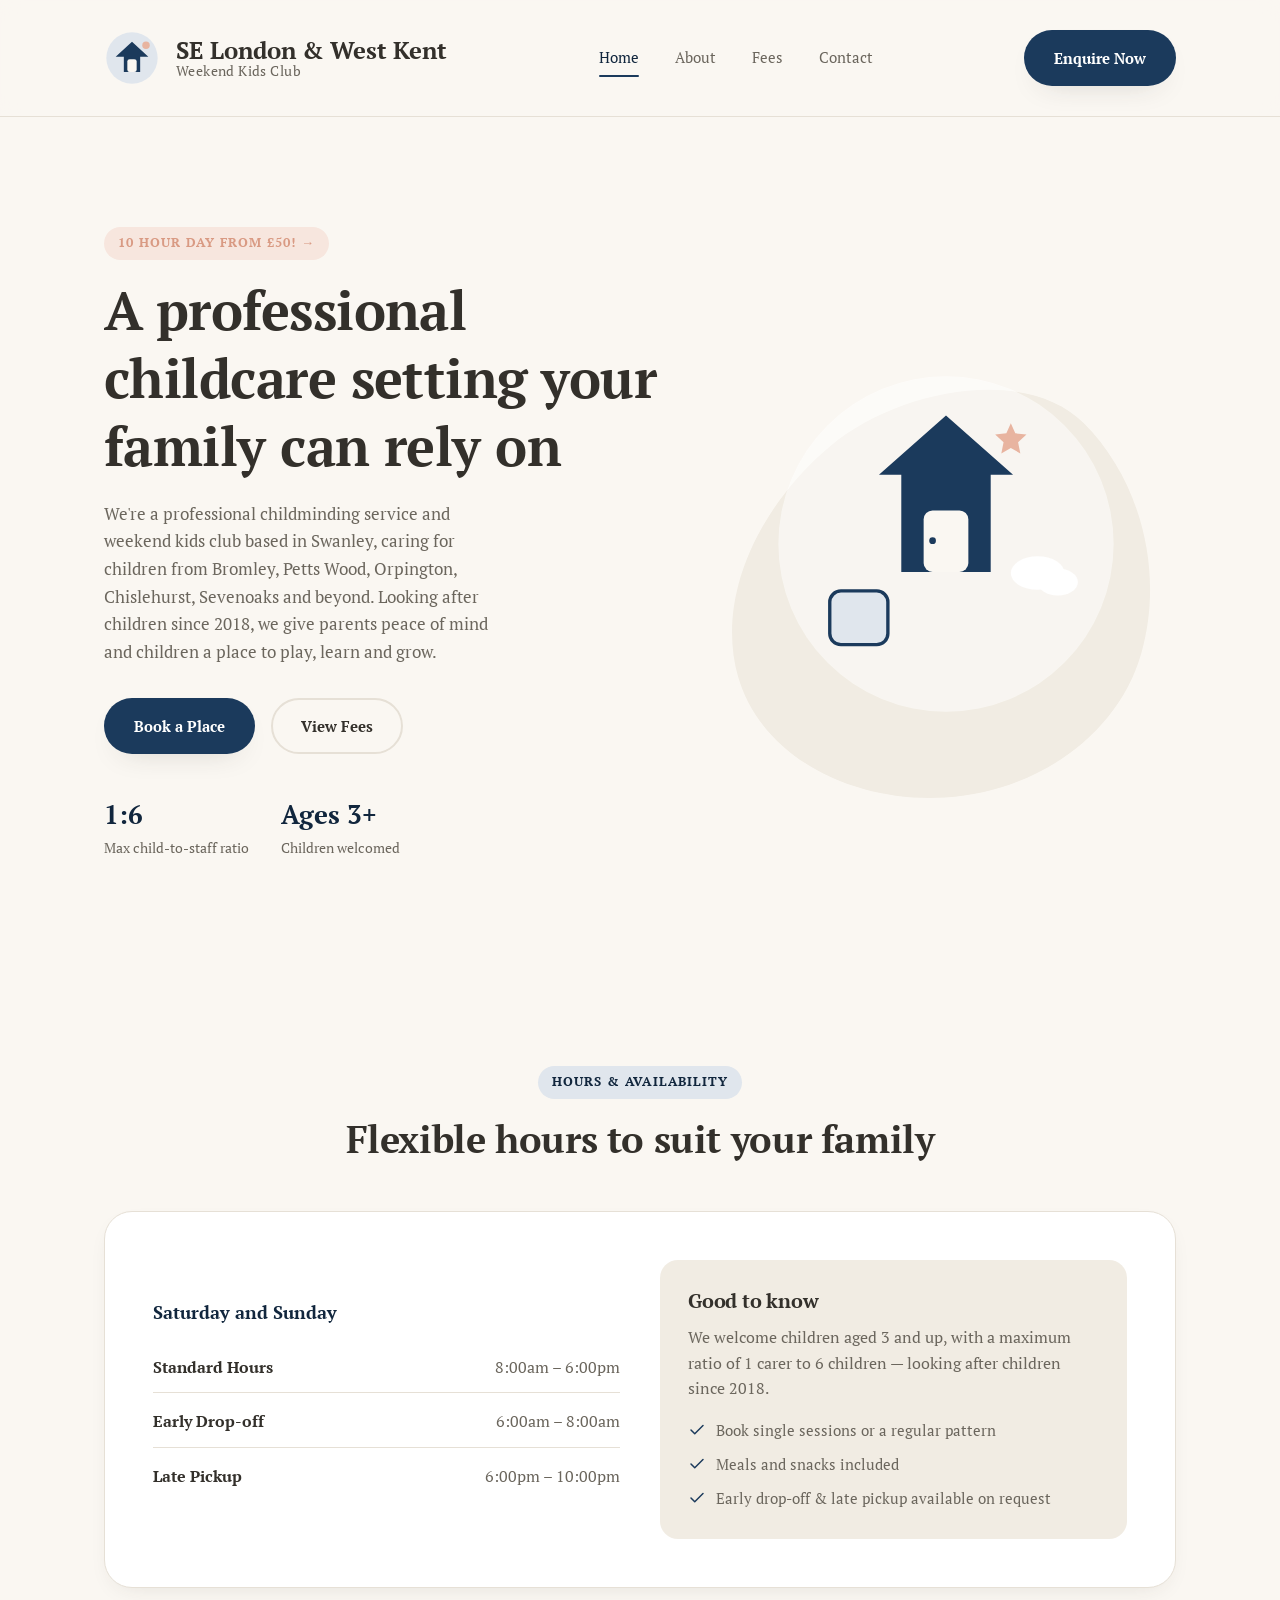
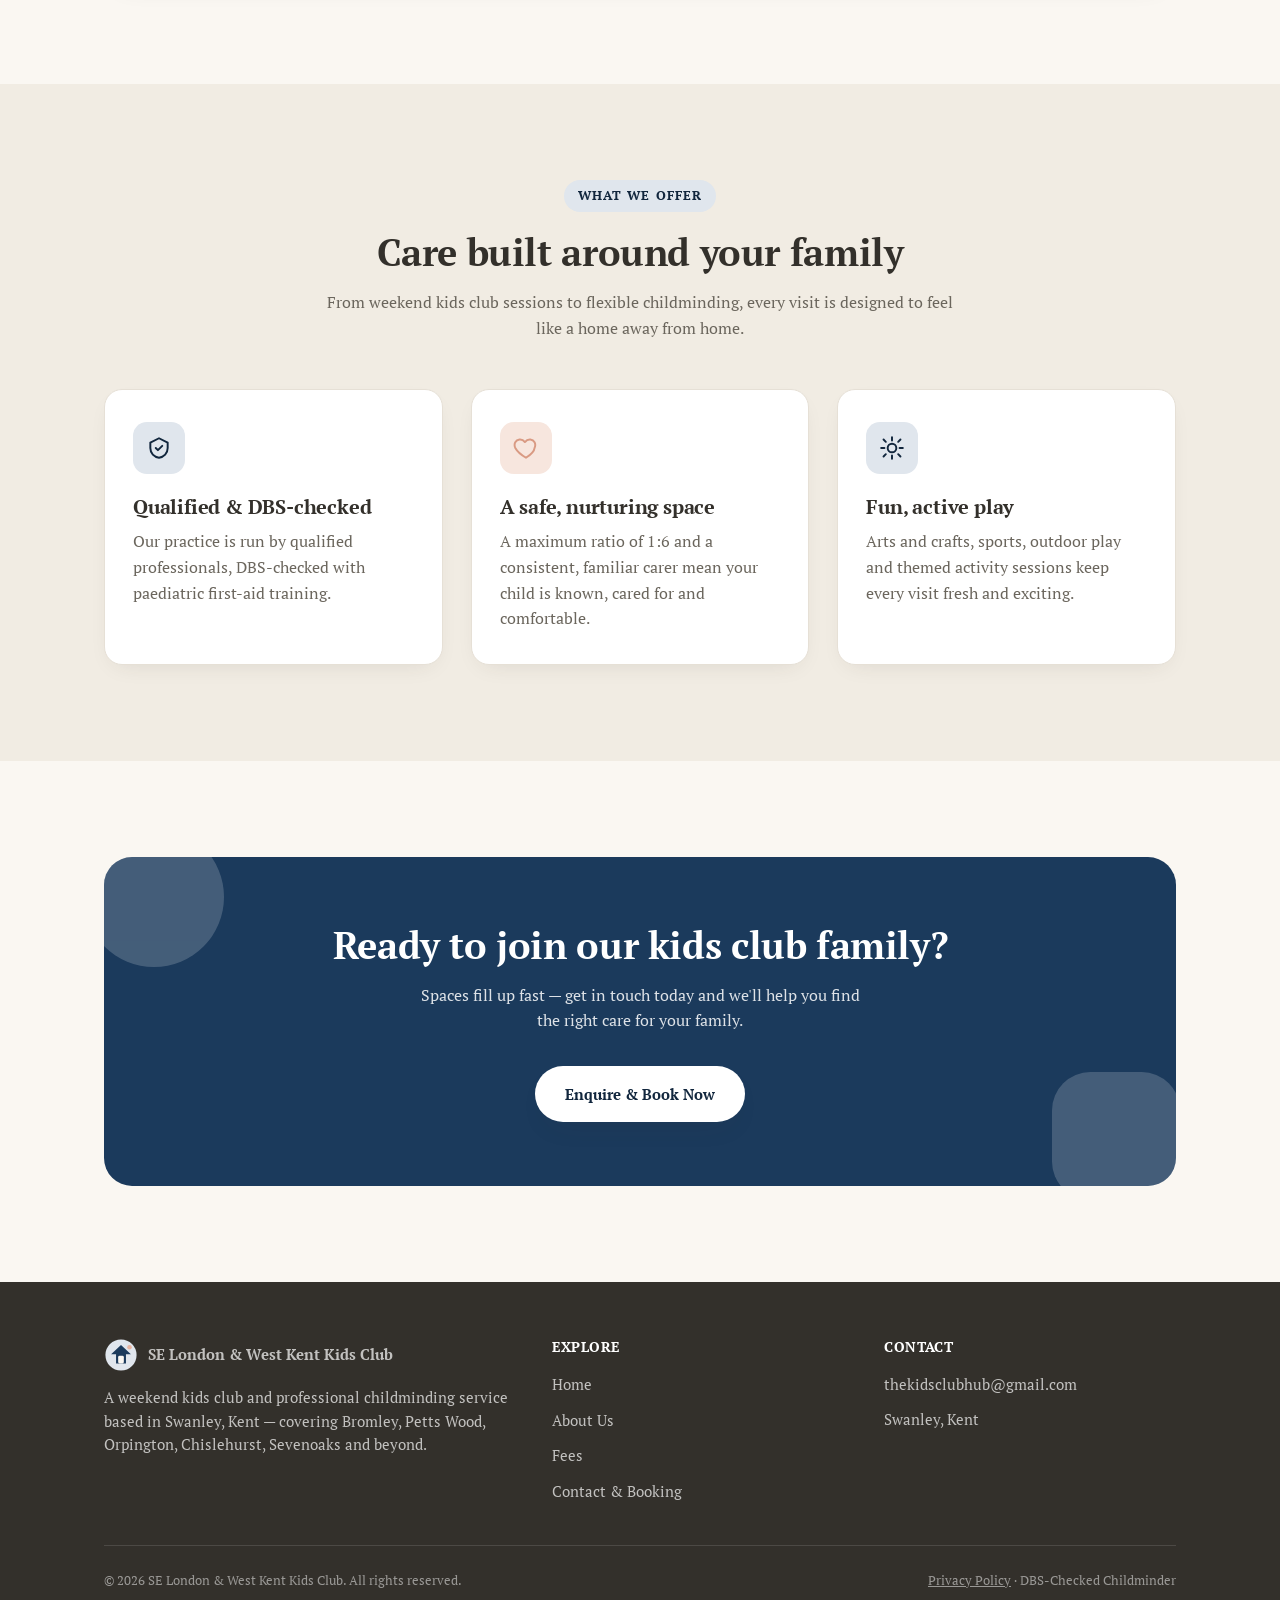
<file: index.html>
<!DOCTYPE html>
<html lang="en-GB">
<head>
<meta charset="UTF-8" />
<meta name="viewport" content="width=device-width, initial-scale=1.0" />
<title>SE London & West Kent Kids Club | Weekend Club & Childminding</title>
<meta name="description" content="SE London & West Kent Kids Club is a weekend kids club and professional childminding service based in Swanley, covering Bromley, Petts Wood, Orpington, Chislehurst, Sevenoaks and beyond." />
<link rel="icon" href="assets/favicon.svg" type="image/svg+xml" />
<link rel="preconnect" href="https://fonts.googleapis.com" />
<link rel="preconnect" href="https://fonts.gstatic.com" crossorigin />
<link href="https://fonts.googleapis.com/css2?family=PT+Serif:wght@400;700&display=swap" rel="stylesheet" />
<link rel="stylesheet" href="css/styles.css" />
</head>
<body>

<header class="site-header">
  <nav class="nav container">
    <a href="index.html" class="brand">
      <svg class="brand-mark" viewBox="0 0 48 48" fill="none" xmlns="http://www.w3.org/2000/svg" aria-hidden="true">
        <circle cx="24" cy="24" r="22" fill="#E0E6ED"/>
        <path d="M24 10 L38 23 H31 V36 H17 V23 H10 Z" fill="#1B3A5C"/>
        <rect x="20" y="25" width="8" height="11" rx="2" fill="#FAF7F2"/>
        <circle cx="36" cy="13" r="3.2" fill="#E8B4A0"/>
      </svg>
      <span class="brand-text">SE London &amp; West Kent<small>Weekend Kids Club</small></span>
    </a>

    <ul class="nav-links">
      <li><a href="index.html" aria-current="page">Home</a></li>
      <li><a href="about.html">About</a></li>
      <li><a href="fees.html">Fees</a></li>
      <li><a href="contact.html">Contact</a></li>
      <li class="nav-cta-mobile"><a href="contact.html" class="btn btn-primary btn-block">Enquire Now</a></li>
    </ul>

    <div class="nav-cta">
      <a href="contact.html" class="btn btn-primary">Enquire Now</a>
      <button class="nav-toggle" aria-label="Toggle navigation menu" aria-expanded="false">
        <span></span>
      </button>
    </div>
  </nav>
</header>

<main>

  <!-- Hero -->
  <section class="hero container">
    <div class="hero-grid">
      <div class="hero-copy">
        <a href="fees.html" class="eyebrow eyebrow-link">10 hour day from £50! &rarr;</a>
        <h1>A professional childcare setting your family can rely on</h1>
        <p>We're a professional childminding service and weekend kids club based in Swanley, caring for children from Bromley, Petts Wood, Orpington, Chislehurst, Sevenoaks and beyond. Looking after children since 2018, we give parents peace of mind and children a place to play, learn and grow.</p>
        <div class="hero-actions">
          <a href="contact.html" class="btn btn-primary">Book a Place</a>
          <a href="fees.html" class="btn btn-secondary">View Fees</a>
        </div>
        <div class="hero-stats">
          <div class="hero-stat">
            <strong>1:6</strong>
            <span>Max child-to-staff ratio</span>
          </div>
          <div class="hero-stat">
            <strong>Ages 3+</strong>
            <span>Children welcomed</span>
          </div>
        </div>
      </div>

      <div class="hero-art">
        <svg class="blob" viewBox="0 0 400 400" xmlns="http://www.w3.org/2000/svg" aria-hidden="true">
          <path fill="#F1ECE3" d="M320,60 C370,110 390,190 370,260 C350,330 280,380 200,385 C120,390 40,350 20,280 C0,210 40,130 100,80 C160,30 270,10 320,60Z"/>
        </svg>
        <svg class="illustration" viewBox="0 0 340 340" fill="none" xmlns="http://www.w3.org/2000/svg" aria-hidden="true">
          <circle cx="170" cy="170" r="150" fill="#FFFFFF" fill-opacity="0.5"/>
          <!-- friendly clubhouse -->
          <path d="M170 55 L230 108 H210 V195 H130 V108 H110 Z" fill="#1B3A5C"/>
          <rect x="150" y="140" width="40" height="55" rx="8" fill="#FAF7F2"/>
          <circle cx="158" cy="167" r="3" fill="#1B3A5C"/>
          <!-- playful weekend star -->
          <path d="M228 62 l4 9 10 1-7.5 7 2 10-8.5-5-8.5 5 2-10-7.5-7 10-1z" fill="#E8B4A0"/>
          <!-- building blocks stack -->
          <rect x="66" y="212" width="52" height="48" rx="10" fill="#E0E6ED" stroke="#1B3A5C" stroke-width="3"/>
          <!-- simple cloud -->
          <ellipse cx="252" cy="196" rx="24" ry="15" fill="#FFFFFF"/>
          <ellipse cx="270" cy="204" rx="18" ry="12" fill="#FFFFFF"/>
        </svg>
      </div>
    </div>
  </section>

  <!-- Overview -->
  <!-- Hours -->
  <section class="section">
    <div class="container">
      <div class="section-header center">
        <span class="eyebrow">Hours &amp; availability</span>
        <h2>Flexible hours to suit your family</h2>
      </div>

      <div class="hours-panel">
        <div class="hours-list">
          <p class="hours-list-days">Saturday and Sunday</p>
          <div class="hours-row"><span>Standard Hours</span><span>8:00am – 6:00pm</span></div>
          <div class="hours-row"><span>Early Drop-off</span><span>6:00am – 8:00am</span></div>
          <div class="hours-row"><span>Late Pickup</span><span>6:00pm – 10:00pm</span></div>
        </div>

        <div class="hours-note">
          <h3>Good to know</h3>
          <p>We welcome children aged 3 and up, with a maximum ratio of 1 carer to 6 children — looking after children since 2018.</p>
          <ul>
            <li>
              <svg viewBox="0 0 24 24" fill="none" stroke="currentColor" stroke-width="2" stroke-linecap="round" stroke-linejoin="round" aria-hidden="true"><path d="M20 6 9 17l-5-5"/></svg>
              Book single sessions or a regular pattern
            </li>
            <li>
              <svg viewBox="0 0 24 24" fill="none" stroke="currentColor" stroke-width="2" stroke-linecap="round" stroke-linejoin="round" aria-hidden="true"><path d="M20 6 9 17l-5-5"/></svg>
              Meals and snacks included
            </li>
            <li>
              <svg viewBox="0 0 24 24" fill="none" stroke="currentColor" stroke-width="2" stroke-linecap="round" stroke-linejoin="round" aria-hidden="true"><path d="M20 6 9 17l-5-5"/></svg>
              Early drop-off &amp; late pickup available on request
            </li>
          </ul>
        </div>
      </div>
    </div>
  </section>

  <!-- Overview -->
  <section class="section section-bg-alt">
    <div class="container">
      <div class="section-header center">
        <span class="eyebrow">What we offer</span>
        <h2>Care built around your family</h2>
        <p>From weekend kids club sessions to flexible childminding, every visit is designed to feel like a home away from home.</p>
      </div>

      <div class="card-grid">
        <div class="card">
          <div class="card-icon">
            <svg viewBox="0 0 24 24" width="26" height="26" fill="none" stroke="currentColor" stroke-width="1.8" stroke-linecap="round" stroke-linejoin="round" aria-hidden="true"><path d="M12 3l8 4v5c0 5-3.5 8.5-8 9-4.5-.5-8-4-8-9V7l8-4Z"/><path d="M9 12l2 2 4-4"/></svg>
          </div>
          <h3>Qualified &amp; DBS-checked</h3>
          <p>Our practice is run by qualified professionals, DBS-checked with paediatric first-aid training.</p>
        </div>

        <div class="card">
          <div class="card-icon accent">
            <svg viewBox="0 0 24 24" width="26" height="26" fill="none" stroke="currentColor" stroke-width="1.8" stroke-linecap="round" stroke-linejoin="round" aria-hidden="true"><path d="M12 21s-7.5-4.6-10-9.3C.5 8 2.4 4.5 6 4.1c2-.2 3.8.8 5 2.4 1.2-1.6 3-2.6 5-2.4 3.6.4 5.5 3.9 4 7.6C19.5 16.4 12 21 12 21Z"/></svg>
          </div>
          <h3>A safe, nurturing space</h3>
          <p>A maximum ratio of 1:6 and a consistent, familiar carer mean your child is known, cared for and comfortable.</p>
        </div>

        <div class="card">
          <div class="card-icon">
            <svg viewBox="0 0 24 24" width="26" height="26" fill="none" stroke="currentColor" stroke-width="1.8" stroke-linecap="round" stroke-linejoin="round" aria-hidden="true"><path d="M12 2v3M12 19v3M4.2 4.2l2.1 2.1M17.7 17.7l2.1 2.1M2 12h3M19 12h3M4.2 19.8l2.1-2.1M17.7 6.3l2.1-2.1"/><circle cx="12" cy="12" r="4"/></svg>
          </div>
          <h3>Fun, active play</h3>
          <p>Arts and crafts, sports, outdoor play and themed activity sessions keep every visit fresh and exciting.</p>
        </div>
      </div>
    </div>
  </section>

  <!-- CTA -->
  <section class="section">
    <div class="container">
      <div class="cta-banner">
        <svg class="cta-decor one" viewBox="0 0 100 100" fill="currentColor" aria-hidden="true"><circle cx="50" cy="50" r="50"/></svg>
        <svg class="cta-decor two" viewBox="0 0 100 100" fill="currentColor" aria-hidden="true"><rect x="10" y="10" width="80" height="80" rx="24"/></svg>
        <h2>Ready to join our kids club family?</h2>
        <p>Spaces fill up fast — get in touch today and we'll help you find the right care for your family.</p>
        <a href="contact.html" class="btn btn-primary">Enquire &amp; Book Now</a>
      </div>
    </div>
  </section>

</main>

<footer class="site-footer">
  <div class="container">
    <div class="footer-grid">
      <div class="footer-col">
        <a href="index.html" class="footer-brand">
          <svg class="brand-mark" viewBox="0 0 48 48" fill="none" xmlns="http://www.w3.org/2000/svg" aria-hidden="true">
            <circle cx="24" cy="24" r="22" fill="#E0E6ED"/>
            <path d="M24 10 L38 23 H31 V36 H17 V23 H10 Z" fill="#1B3A5C"/>
            <rect x="20" y="25" width="8" height="11" rx="2" fill="#FAF7F2"/>
            <circle cx="36" cy="13" r="3.2" fill="#E8B4A0"/>
          </svg>
          SE London &amp; West Kent Kids Club
        </a>
        <p>A weekend kids club and professional childminding service based in Swanley, Kent — covering Bromley, Petts Wood, Orpington, Chislehurst, Sevenoaks and beyond.</p>
      </div>

      <div class="footer-col">
        <h4>Explore</h4>
        <ul>
          <li><a href="index.html">Home</a></li>
          <li><a href="about.html">About Us</a></li>
          <li><a href="fees.html">Fees</a></li>
          <li><a href="contact.html">Contact &amp; Booking</a></li>
        </ul>
      </div>

      <div class="footer-col">
        <h4>Contact</h4>
        <ul>
          <li><a href="mailto:thekidsclubhub@gmail.com">thekidsclubhub@gmail.com</a></li>
          <li><p>Swanley, Kent</p></li>
        </ul>
      </div>
    </div>

    <div class="footer-bottom">
      <span>&copy; <span id="current-year"></span> SE London &amp; West Kent Kids Club. All rights reserved.</span>
      <span><a href="privacy.html">Privacy Policy</a> &middot; DBS-Checked Childminder</span>
    </div>
  </div>
</footer>

<script src="js/main.js"></script>
</body>
</html>
</file>
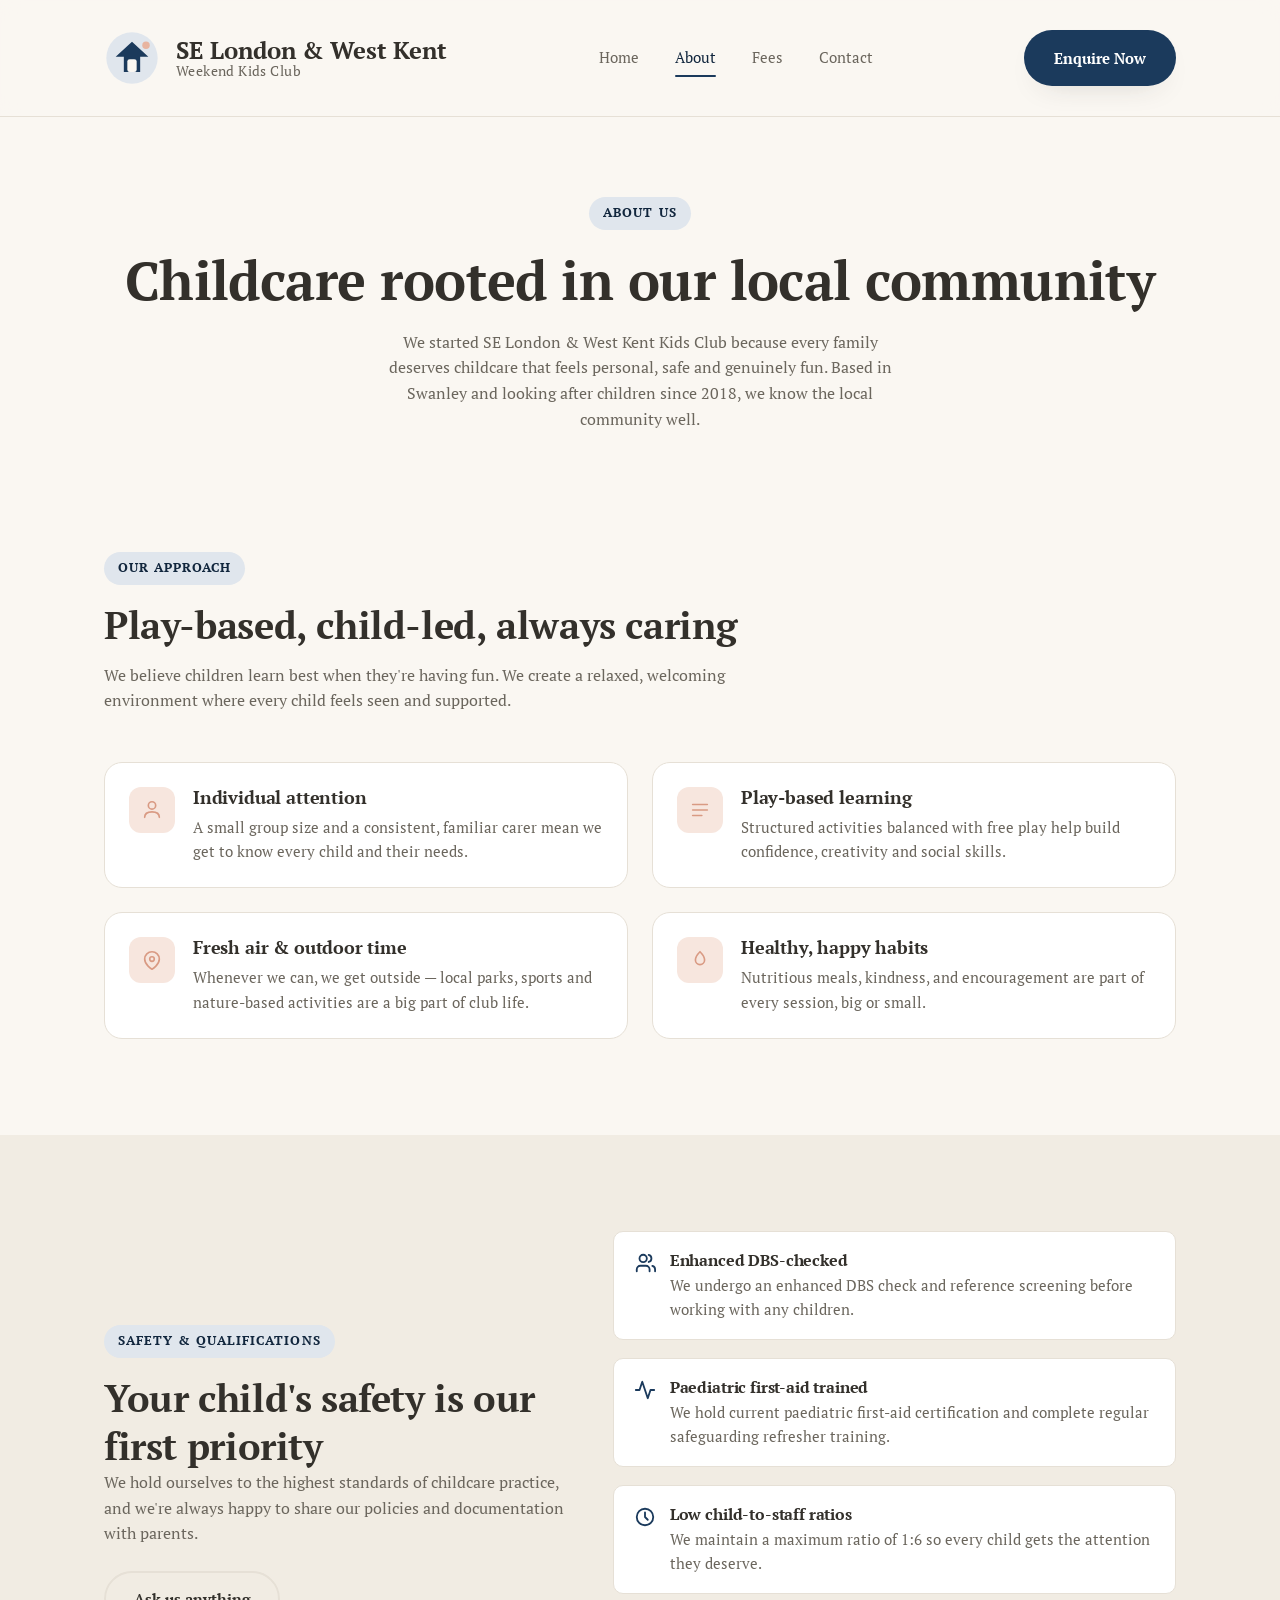
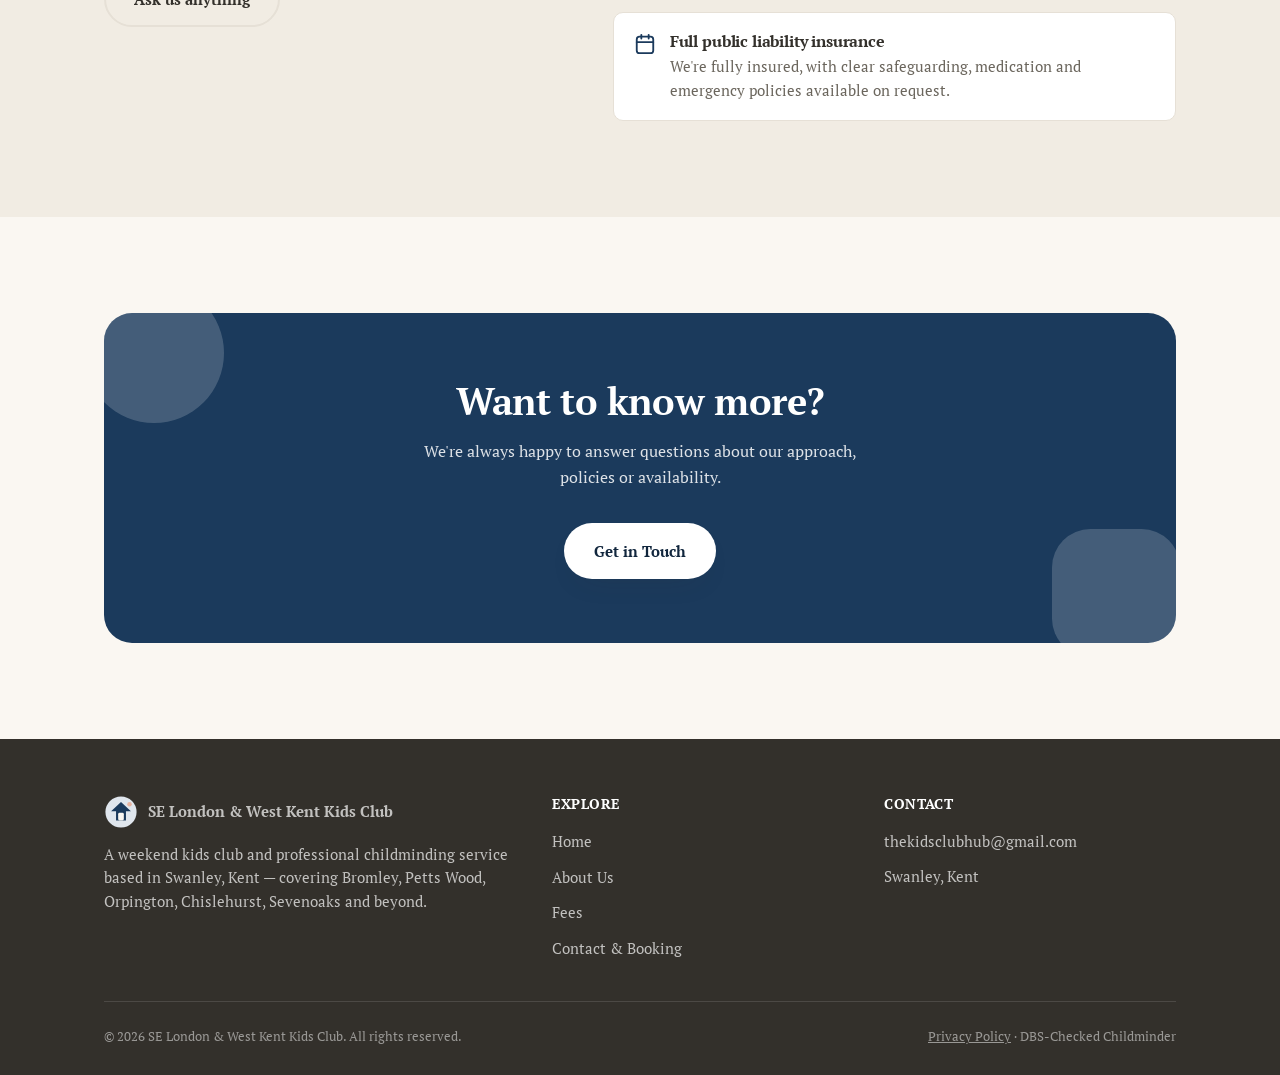
<file: about.html>
<!DOCTYPE html>
<html lang="en-GB">
<head>
<meta charset="UTF-8" />
<meta name="viewport" content="width=device-width, initial-scale=1.0" />
<title>About Us | SE London & West Kent Kids Club</title>
<meta name="description" content="Learn about SE London & West Kent Kids Club — our approach to childcare, our values, and our commitment to safety and qualifications." />
<link rel="icon" href="assets/favicon.svg" type="image/svg+xml" />
<link rel="preconnect" href="https://fonts.googleapis.com" />
<link rel="preconnect" href="https://fonts.gstatic.com" crossorigin />
<link href="https://fonts.googleapis.com/css2?family=PT+Serif:wght@400;700&display=swap" rel="stylesheet" />
<link rel="stylesheet" href="css/styles.css" />
</head>
<body>

<header class="site-header">
  <nav class="nav container">
    <a href="index.html" class="brand">
      <svg class="brand-mark" viewBox="0 0 48 48" fill="none" xmlns="http://www.w3.org/2000/svg" aria-hidden="true">
        <circle cx="24" cy="24" r="22" fill="#E0E6ED"/>
        <path d="M24 10 L38 23 H31 V36 H17 V23 H10 Z" fill="#1B3A5C"/>
        <rect x="20" y="25" width="8" height="11" rx="2" fill="#FAF7F2"/>
        <circle cx="36" cy="13" r="3.2" fill="#E8B4A0"/>
      </svg>
      <span class="brand-text">SE London &amp; West Kent<small>Weekend Kids Club</small></span>
    </a>

    <ul class="nav-links">
      <li><a href="index.html">Home</a></li>
      <li><a href="about.html" aria-current="page">About</a></li>
      <li><a href="fees.html">Fees</a></li>
      <li><a href="contact.html">Contact</a></li>
      <li class="nav-cta-mobile"><a href="contact.html" class="btn btn-primary btn-block">Enquire Now</a></li>
    </ul>

    <div class="nav-cta">
      <a href="contact.html" class="btn btn-primary">Enquire Now</a>
      <button class="nav-toggle" aria-label="Toggle navigation menu" aria-expanded="false">
        <span></span>
      </button>
    </div>
  </nav>
</header>

<main>

  <section class="page-header container">
    <span class="eyebrow">About us</span>
    <h1>Childcare rooted in our local community</h1>
    <p>We started SE London &amp; West Kent Kids Club because every family deserves childcare that feels personal, safe and genuinely fun. Based in Swanley and looking after children since 2018, we know the local community well.</p>
  </section>

  <!-- Story / approach -->
  <section class="section">
    <div class="container">
      <div class="section-header">
        <span class="eyebrow">Our approach</span>
        <h2>Play-based, child-led, always caring</h2>
        <p>We believe children learn best when they're having fun. We create a relaxed, welcoming environment where every child feels seen and supported.</p>
      </div>

      <div class="value-grid">
        <div class="value-item">
          <div class="value-icon">
            <svg viewBox="0 0 24 24" width="22" height="22" fill="none" stroke="currentColor" stroke-width="1.8" stroke-linecap="round" stroke-linejoin="round" aria-hidden="true"><path d="M4 20c0-4 3-6 8-6s8 2 8 6"/><circle cx="12" cy="7" r="4"/></svg>
          </div>
          <div>
            <h3>Individual attention</h3>
            <p>A small group size and a consistent, familiar carer mean we get to know every child and their needs.</p>
          </div>
        </div>

        <div class="value-item">
          <div class="value-icon">
            <svg viewBox="0 0 24 24" width="22" height="22" fill="none" stroke="currentColor" stroke-width="1.8" stroke-linecap="round" stroke-linejoin="round" aria-hidden="true"><path d="M4 6h16M4 12h16M4 18h10"/></svg>
          </div>
          <div>
            <h3>Play-based learning</h3>
            <p>Structured activities balanced with free play help build confidence, creativity and social skills.</p>
          </div>
        </div>

        <div class="value-item">
          <div class="value-icon">
            <svg viewBox="0 0 24 24" width="22" height="22" fill="none" stroke="currentColor" stroke-width="1.8" stroke-linecap="round" stroke-linejoin="round" aria-hidden="true"><path d="M12 22s-8-4.5-8-11a8 8 0 0 1 16 0c0 6.5-8 11-8 11Z"/><circle cx="12" cy="11" r="2.5"/></svg>
          </div>
          <div>
            <h3>Fresh air &amp; outdoor time</h3>
            <p>Whenever we can, we get outside — local parks, sports and nature-based activities are a big part of club life.</p>
          </div>
        </div>

        <div class="value-item">
          <div class="value-icon">
            <svg viewBox="0 0 24 24" width="22" height="22" fill="none" stroke="currentColor" stroke-width="1.8" stroke-linecap="round" stroke-linejoin="round" aria-hidden="true"><path d="M12 3c3 3 5 6 5 9a5 5 0 0 1-10 0c0-3 2-6 5-9Z"/></svg>
          </div>
          <div>
            <h3>Healthy, happy habits</h3>
            <p>Nutritious meals, kindness, and encouragement are part of every session, big or small.</p>
          </div>
        </div>
      </div>
    </div>
  </section>

  <!-- Safety & qualifications -->
  <section class="section section-bg-alt">
    <div class="container">
      <div class="safety-panel">
        <div>
          <span class="eyebrow">Safety &amp; qualifications</span>
          <h2>Your child's safety is our first priority</h2>
          <p>We hold ourselves to the highest standards of childcare practice, and we're always happy to share our policies and documentation with parents.</p>
          <a href="contact.html" class="btn btn-secondary" style="margin-top: 24px;">Ask us anything</a>
        </div>

        <div class="checklist">
          <div class="checklist-item">
            <svg viewBox="0 0 24 24" fill="none" stroke="currentColor" stroke-width="2" stroke-linecap="round" stroke-linejoin="round" aria-hidden="true"><path d="M17 21v-2a4 4 0 0 0-4-4H7a4 4 0 0 0-4 4v2"/><circle cx="10" cy="7" r="4"/><path d="M23 21v-2a4 4 0 0 0-3-3.87"/><path d="M16 3.13a4 4 0 0 1 0 7.75"/></svg>
            <div>
              <h4>Enhanced DBS-checked</h4>
              <p>We undergo an enhanced DBS check and reference screening before working with any children.</p>
            </div>
          </div>

          <div class="checklist-item">
            <svg viewBox="0 0 24 24" fill="none" stroke="currentColor" stroke-width="2" stroke-linecap="round" stroke-linejoin="round" aria-hidden="true"><path d="M22 12h-4l-3 9L9 3l-3 9H2"/></svg>
            <div>
              <h4>Paediatric first-aid trained</h4>
              <p>We hold current paediatric first-aid certification and complete regular safeguarding refresher training.</p>
            </div>
          </div>

          <div class="checklist-item">
            <svg viewBox="0 0 24 24" fill="none" stroke="currentColor" stroke-width="2" stroke-linecap="round" stroke-linejoin="round" aria-hidden="true"><circle cx="12" cy="12" r="9"/><path d="M12 7v5l3 3"/></svg>
            <div>
              <h4>Low child-to-staff ratios</h4>
              <p>We maintain a maximum ratio of 1:6 so every child gets the attention they deserve.</p>
            </div>
          </div>

          <div class="checklist-item">
            <svg viewBox="0 0 24 24" fill="none" stroke="currentColor" stroke-width="2" stroke-linecap="round" stroke-linejoin="round" aria-hidden="true"><rect x="3" y="4" width="18" height="18" rx="3"/><path d="M16 2v4M8 2v4M3 10h18"/></svg>
            <div>
              <h4>Full public liability insurance</h4>
              <p>We're fully insured, with clear safeguarding, medication and emergency policies available on request.</p>
            </div>
          </div>
        </div>
      </div>
    </div>
  </section>

  <!-- CTA -->
  <section class="section">
    <div class="container">
      <div class="cta-banner">
        <svg class="cta-decor one" viewBox="0 0 100 100" fill="currentColor" aria-hidden="true"><circle cx="50" cy="50" r="50"/></svg>
        <svg class="cta-decor two" viewBox="0 0 100 100" fill="currentColor" aria-hidden="true"><rect x="10" y="10" width="80" height="80" rx="24"/></svg>
        <h2>Want to know more?</h2>
        <p>We're always happy to answer questions about our approach, policies or availability.</p>
        <a href="contact.html" class="btn btn-primary">Get in Touch</a>
      </div>
    </div>
  </section>

</main>

<footer class="site-footer">
  <div class="container">
    <div class="footer-grid">
      <div class="footer-col">
        <a href="index.html" class="footer-brand">
          <svg class="brand-mark" viewBox="0 0 48 48" fill="none" xmlns="http://www.w3.org/2000/svg" aria-hidden="true">
            <circle cx="24" cy="24" r="22" fill="#E0E6ED"/>
            <path d="M24 10 L38 23 H31 V36 H17 V23 H10 Z" fill="#1B3A5C"/>
            <rect x="20" y="25" width="8" height="11" rx="2" fill="#FAF7F2"/>
            <circle cx="36" cy="13" r="3.2" fill="#E8B4A0"/>
          </svg>
          SE London &amp; West Kent Kids Club
        </a>
        <p>A weekend kids club and professional childminding service based in Swanley, Kent — covering Bromley, Petts Wood, Orpington, Chislehurst, Sevenoaks and beyond.</p>
      </div>

      <div class="footer-col">
        <h4>Explore</h4>
        <ul>
          <li><a href="index.html">Home</a></li>
          <li><a href="about.html">About Us</a></li>
          <li><a href="fees.html">Fees</a></li>
          <li><a href="contact.html">Contact &amp; Booking</a></li>
        </ul>
      </div>

      <div class="footer-col">
        <h4>Contact</h4>
        <ul>
          <li><a href="mailto:thekidsclubhub@gmail.com">thekidsclubhub@gmail.com</a></li>
          <li><p>Swanley, Kent</p></li>
        </ul>
      </div>
    </div>

    <div class="footer-bottom">
      <span>&copy; <span id="current-year"></span> SE London &amp; West Kent Kids Club. All rights reserved.</span>
      <span><a href="privacy.html">Privacy Policy</a> &middot; DBS-Checked Childminder</span>
    </div>
  </div>
</footer>

<script src="js/main.js"></script>
</body>
</html>
</file>
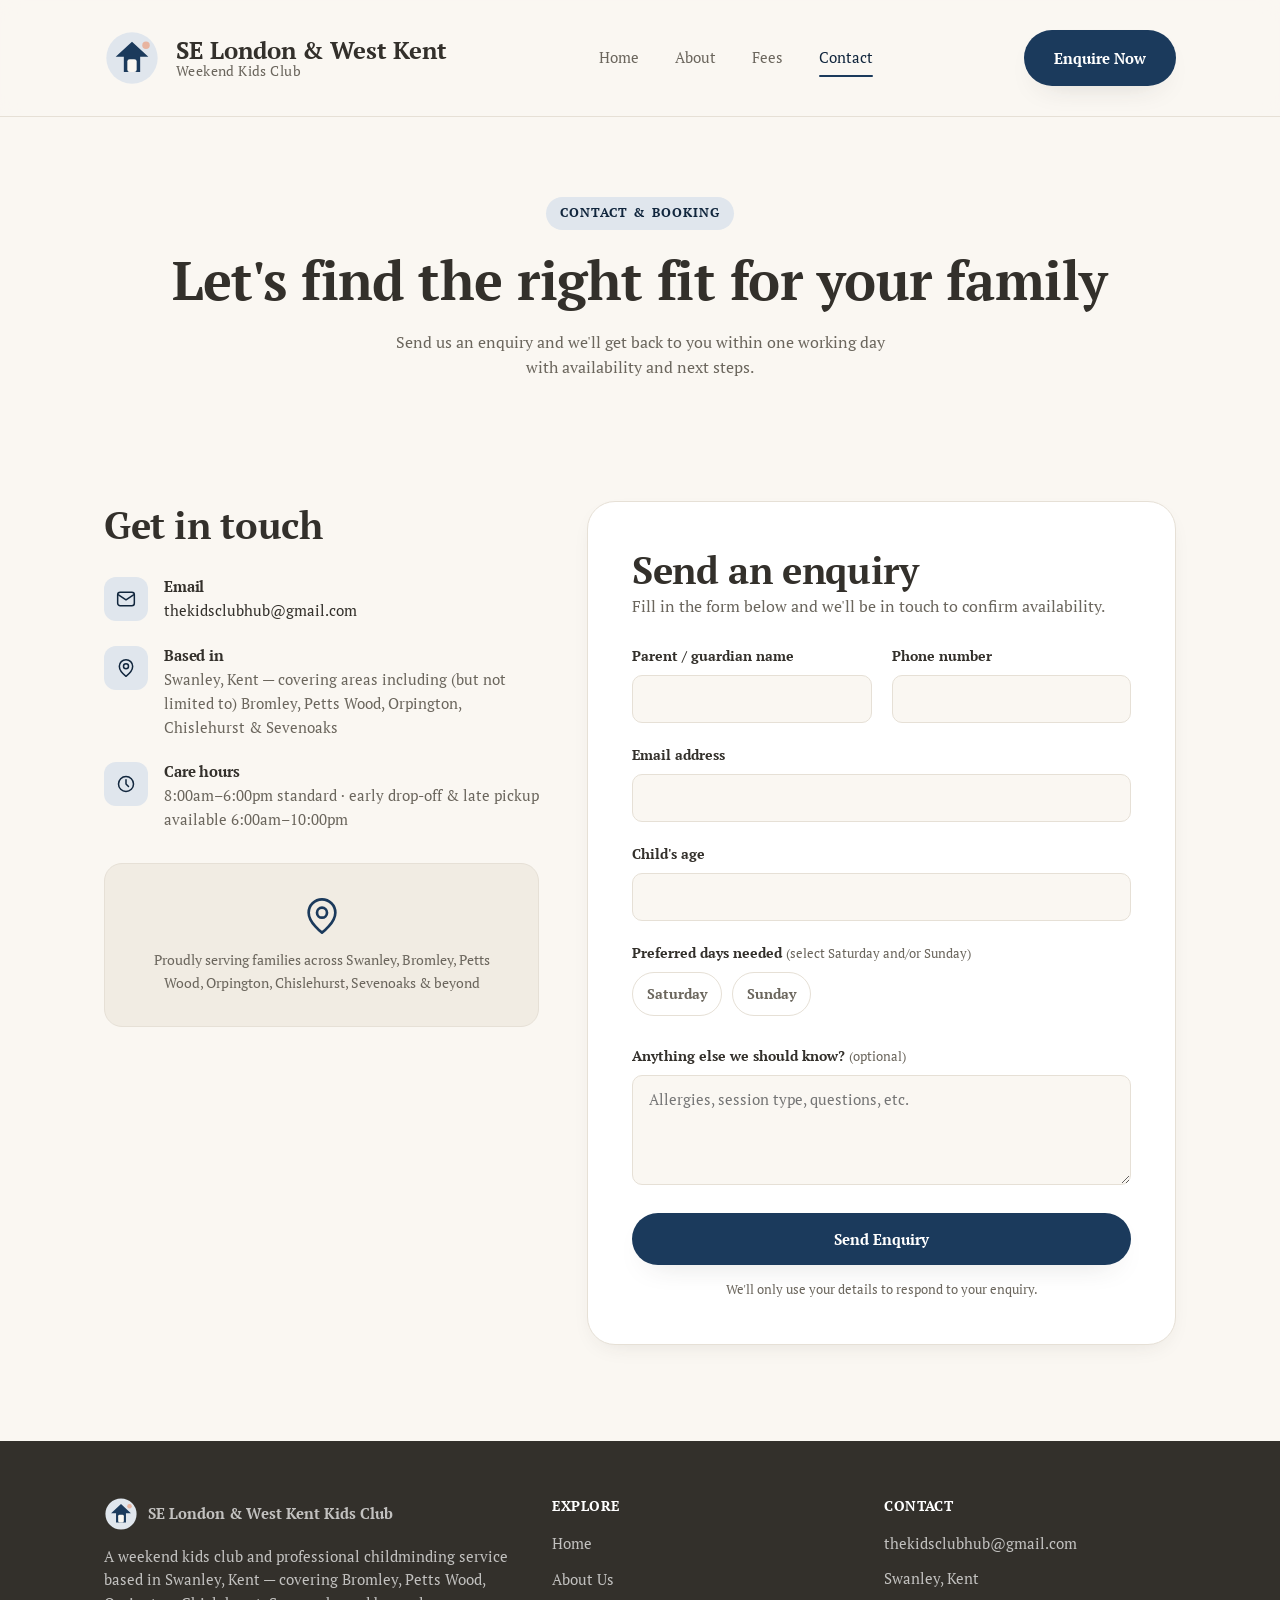
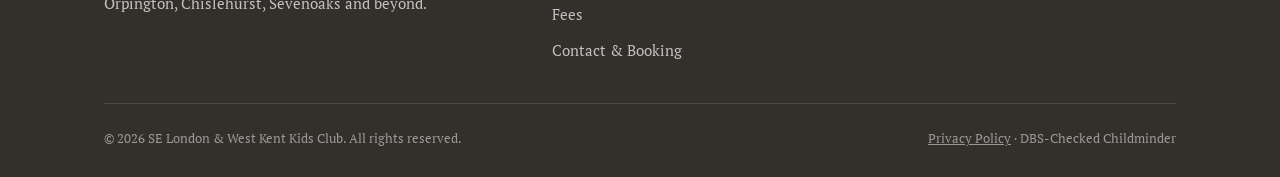
<file: contact.html>
<!DOCTYPE html>
<html lang="en-GB">
<head>
<meta charset="UTF-8" />
<meta name="viewport" content="width=device-width, initial-scale=1.0" />
<title>Contact & Booking | SE London & West Kent Kids Club</title>
<meta name="description" content="Get in touch with SE London & West Kent Kids Club or send an enquiry to book your child's place." />
<link rel="icon" href="assets/favicon.svg" type="image/svg+xml" />
<link rel="preconnect" href="https://fonts.googleapis.com" />
<link rel="preconnect" href="https://fonts.gstatic.com" crossorigin />
<link href="https://fonts.googleapis.com/css2?family=PT+Serif:wght@400;700&display=swap" rel="stylesheet" />
<link rel="stylesheet" href="css/styles.css" />
</head>
<body>

<header class="site-header">
  <nav class="nav container">
    <a href="index.html" class="brand">
      <svg class="brand-mark" viewBox="0 0 48 48" fill="none" xmlns="http://www.w3.org/2000/svg" aria-hidden="true">
        <circle cx="24" cy="24" r="22" fill="#E0E6ED"/>
        <path d="M24 10 L38 23 H31 V36 H17 V23 H10 Z" fill="#1B3A5C"/>
        <rect x="20" y="25" width="8" height="11" rx="2" fill="#FAF7F2"/>
        <circle cx="36" cy="13" r="3.2" fill="#E8B4A0"/>
      </svg>
      <span class="brand-text">SE London &amp; West Kent<small>Weekend Kids Club</small></span>
    </a>

    <ul class="nav-links">
      <li><a href="index.html">Home</a></li>
      <li><a href="about.html">About</a></li>
      <li><a href="fees.html">Fees</a></li>
      <li><a href="contact.html" aria-current="page">Contact</a></li>
      <li class="nav-cta-mobile"><a href="contact.html" class="btn btn-primary btn-block">Enquire Now</a></li>
    </ul>

    <div class="nav-cta">
      <a href="contact.html" class="btn btn-primary">Enquire Now</a>
      <button class="nav-toggle" aria-label="Toggle navigation menu" aria-expanded="false">
        <span></span>
      </button>
    </div>
  </nav>
</header>

<main>

  <section class="page-header container">
    <span class="eyebrow">Contact &amp; booking</span>
    <h1>Let's find the right fit for your family</h1>
    <p>Send us an enquiry and we'll get back to you within one working day with availability and next steps.</p>
  </section>

  <section class="section">
    <div class="container">
      <div class="contact-grid">

        <!-- Contact details -->
        <div>
          <h2>Get in touch</h2>
          <div class="contact-info-list">
            <div class="contact-info-item">
              <div class="contact-info-icon">
                <svg viewBox="0 0 24 24" width="20" height="20" fill="none" stroke="currentColor" stroke-width="1.8" stroke-linecap="round" stroke-linejoin="round" aria-hidden="true"><rect x="2" y="4" width="20" height="16" rx="3"/><path d="m3 7 9 6 9-6"/></svg>
              </div>
              <div>
                <h4>Email</h4>
                <a href="mailto:thekidsclubhub@gmail.com">thekidsclubhub@gmail.com</a>
              </div>
            </div>

            <div class="contact-info-item">
              <div class="contact-info-icon">
                <svg viewBox="0 0 24 24" width="20" height="20" fill="none" stroke="currentColor" stroke-width="1.8" stroke-linecap="round" stroke-linejoin="round" aria-hidden="true"><path d="M20 10c0 6-8 12-8 12s-8-6-8-12a8 8 0 0 1 16 0Z"/><circle cx="12" cy="10" r="3"/></svg>
              </div>
              <div>
                <h4>Based in</h4>
                <p>Swanley, Kent — covering areas including (but not limited to) Bromley, Petts Wood, Orpington, Chislehurst &amp; Sevenoaks</p>
              </div>
            </div>

            <div class="contact-info-item">
              <div class="contact-info-icon">
                <svg viewBox="0 0 24 24" width="20" height="20" fill="none" stroke="currentColor" stroke-width="1.8" stroke-linecap="round" stroke-linejoin="round" aria-hidden="true"><circle cx="12" cy="12" r="9"/><path d="M12 7v5l3 3"/></svg>
              </div>
              <div>
                <h4>Care hours</h4>
                <p>8:00am&ndash;6:00pm standard &middot; early drop-off &amp; late pickup available 6:00am&ndash;10:00pm</p>
              </div>
            </div>
          </div>

          <div class="map-placeholder">
            <svg viewBox="0 0 24 24" fill="none" stroke="currentColor" stroke-width="1.6" stroke-linecap="round" stroke-linejoin="round" aria-hidden="true"><path d="M20 10c0 6-8 12-8 12s-8-6-8-12a8 8 0 0 1 16 0Z"/><circle cx="12" cy="10" r="3"/></svg>
            Proudly serving families across Swanley, Bromley, Petts Wood, Orpington, Chislehurst, Sevenoaks &amp; beyond
          </div>
        </div>

        <!-- Enquiry / booking form -->
        <div class="form-card">
          <h2>Send an enquiry</h2>
          <p style="margin-bottom: 24px;">Fill in the form below and we'll be in touch to confirm availability.</p>

          <div class="form-success" id="form-success">
            <svg viewBox="0 0 24 24" fill="none" stroke="currentColor" stroke-width="2" stroke-linecap="round" stroke-linejoin="round" aria-hidden="true"><path d="M22 11.1V12a10 10 0 1 1-5.9-9.1"/><path d="m22 4-10 10-3-3"/></svg>
            <div>
              <h4>Thanks — your enquiry has been received!</h4>
              <p>We'll be in touch within one working day to confirm availability.</p>
            </div>
          </div>

          <div class="form-error" id="form-error">
            <svg viewBox="0 0 24 24" fill="none" stroke="currentColor" stroke-width="2" stroke-linecap="round" stroke-linejoin="round" aria-hidden="true"><circle cx="12" cy="12" r="10"/><line x1="12" y1="8" x2="12" y2="13"/><line x1="12" y1="16" x2="12.01" y2="16"/></svg>
            <div>
              <h4>Sorry, something went wrong</h4>
              <p>Your enquiry couldn't be sent. Please try again, or email us directly at <a href="mailto:thekidsclubhub@gmail.com">thekidsclubhub@gmail.com</a>.</p>
            </div>
          </div>

          <!-- Powered by Formspree (free tier): submissions are emailed to thekidsclubhub@gmail.com. -->
          <form id="enquiry-form" action="https://formspree.io/f/mykrvqba" method="POST" novalidate>
            <input type="hidden" name="_subject" value="New enquiry - SE London & West Kent Kids Club" />
            <input type="text" name="_gotcha" tabindex="-1" autocomplete="off" style="position:absolute; left:-9999px;" aria-hidden="true" />

            <div class="form-row">
              <div class="form-group">
                <label for="parent-name">Parent / guardian name</label>
                <input type="text" id="parent-name" name="parent-name" autocomplete="name" required />
                <span class="field-error">Please enter your name.</span>
              </div>
              <div class="form-group">
                <label for="phone">Phone number</label>
                <input type="tel" id="phone" name="phone" autocomplete="tel" required />
                <span class="field-error">Please enter a phone number.</span>
              </div>
            </div>

            <div class="form-group">
              <label for="email">Email address</label>
              <input type="email" id="email" name="email" autocomplete="email" required />
              <span class="field-error">Please enter a valid email address.</span>
            </div>

            <div class="form-group">
              <label for="child-age">Child's age</label>
              <input type="number" id="child-age" name="child-age" min="3" max="17" required />
              <span class="field-error">Please enter your child's age.</span>
            </div>

            <div class="form-group" id="days-field-group">
              <label>Preferred days needed <span class="hint">(select Saturday and/or Sunday)</span></label>
              <div class="days-group">
                <label class="day-checkbox">
                  <input type="checkbox" name="preferred-days" value="Saturday" />
                  <span>Saturday</span>
                </label>
                <label class="day-checkbox">
                  <input type="checkbox" name="preferred-days" value="Sunday" />
                  <span>Sunday</span>
                </label>
              </div>
              <span class="field-error">Please select at least one preferred day.</span>
            </div>

            <div class="form-group">
              <label for="message">Anything else we should know? <span class="hint">(optional)</span></label>
              <textarea id="message" name="message" placeholder="Allergies, session type, questions, etc."></textarea>
            </div>

            <button type="submit" class="btn btn-primary btn-block">Send Enquiry</button>
            <p class="form-note">We'll only use your details to respond to your enquiry.</p>
          </form>
        </div>

      </div>
    </div>
  </section>

</main>

<footer class="site-footer">
  <div class="container">
    <div class="footer-grid">
      <div class="footer-col">
        <a href="index.html" class="footer-brand">
          <svg class="brand-mark" viewBox="0 0 48 48" fill="none" xmlns="http://www.w3.org/2000/svg" aria-hidden="true">
            <circle cx="24" cy="24" r="22" fill="#E0E6ED"/>
            <path d="M24 10 L38 23 H31 V36 H17 V23 H10 Z" fill="#1B3A5C"/>
            <rect x="20" y="25" width="8" height="11" rx="2" fill="#FAF7F2"/>
            <circle cx="36" cy="13" r="3.2" fill="#E8B4A0"/>
          </svg>
          SE London &amp; West Kent Kids Club
        </a>
        <p>A weekend kids club and professional childminding service based in Swanley, Kent — covering Bromley, Petts Wood, Orpington, Chislehurst, Sevenoaks and beyond.</p>
      </div>

      <div class="footer-col">
        <h4>Explore</h4>
        <ul>
          <li><a href="index.html">Home</a></li>
          <li><a href="about.html">About Us</a></li>
          <li><a href="fees.html">Fees</a></li>
          <li><a href="contact.html">Contact &amp; Booking</a></li>
        </ul>
      </div>

      <div class="footer-col">
        <h4>Contact</h4>
        <ul>
          <li><a href="mailto:thekidsclubhub@gmail.com">thekidsclubhub@gmail.com</a></li>
          <li><p>Swanley, Kent</p></li>
        </ul>
      </div>
    </div>

    <div class="footer-bottom">
      <span>&copy; <span id="current-year"></span> SE London &amp; West Kent Kids Club. All rights reserved.</span>
      <span><a href="privacy.html">Privacy Policy</a> &middot; DBS-Checked Childminder</span>
    </div>
  </div>
</footer>

<script src="js/main.js"></script>
</body>
</html>
</file>
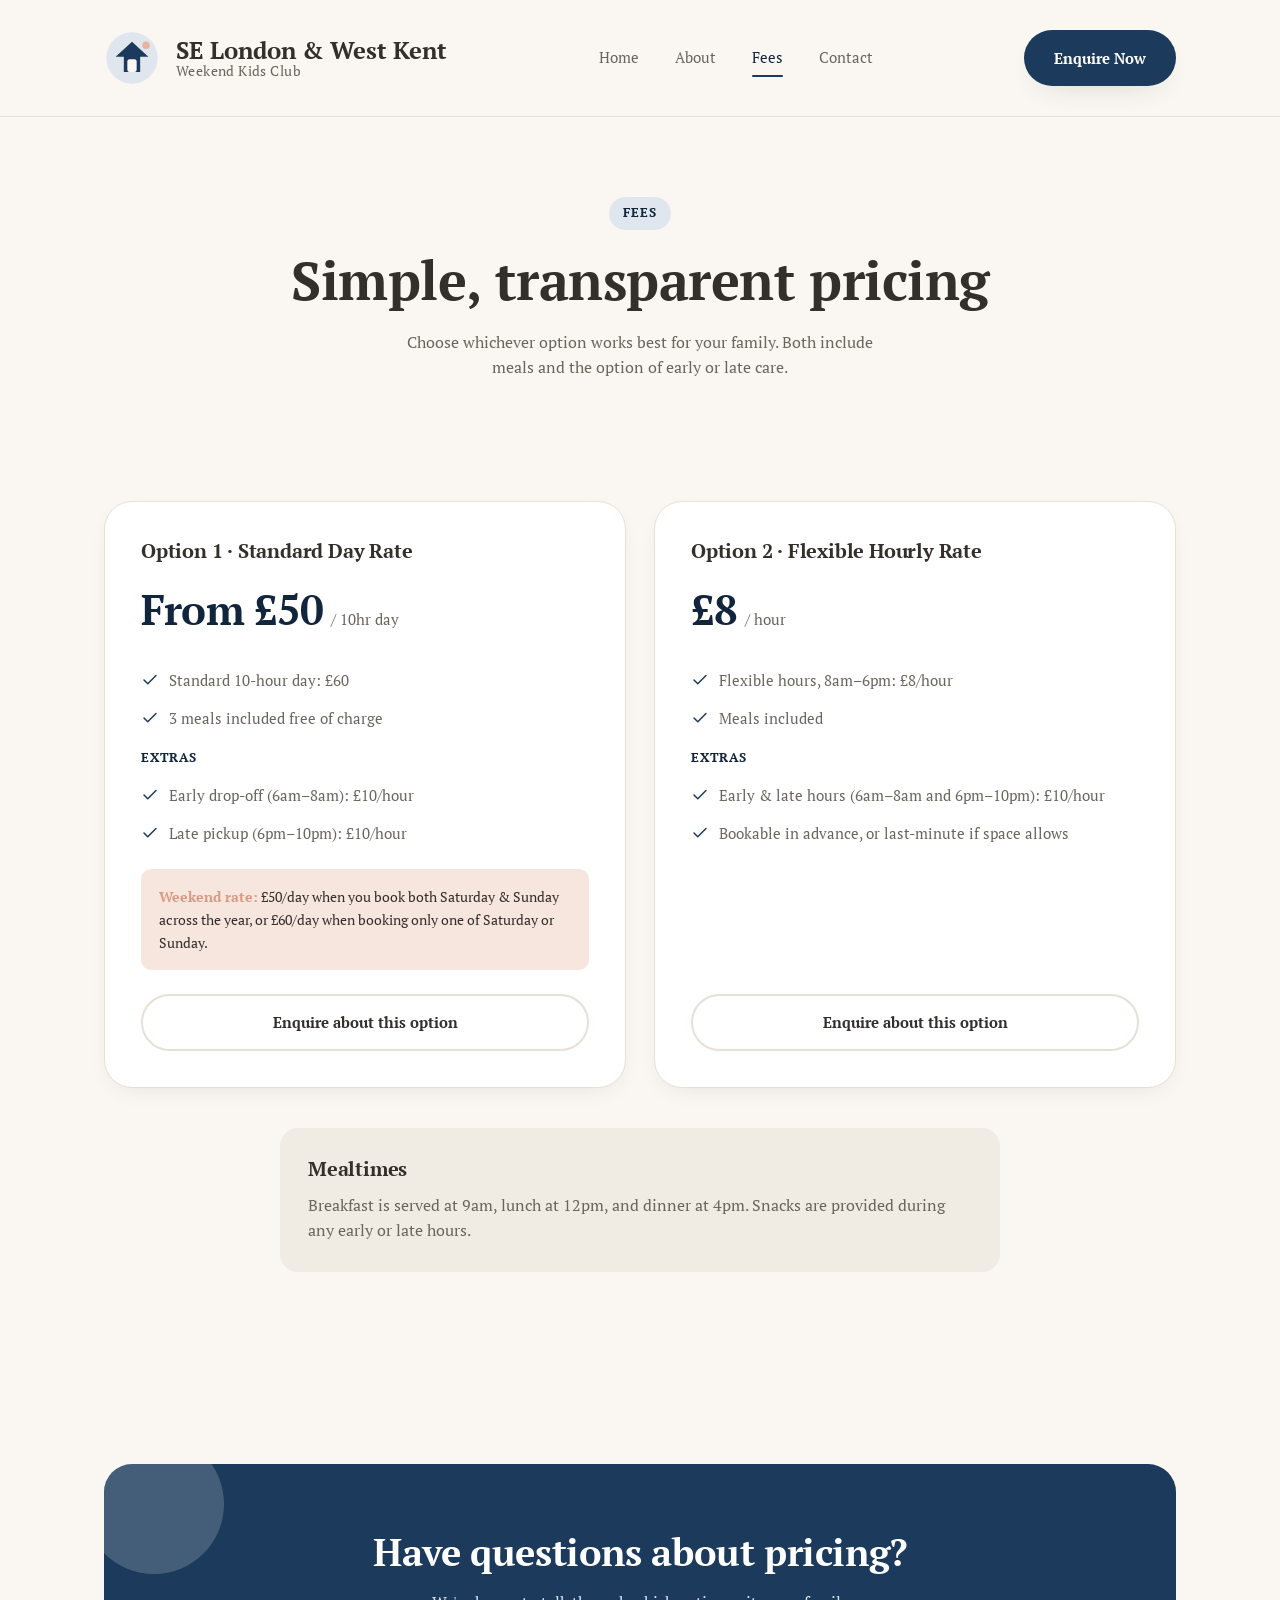
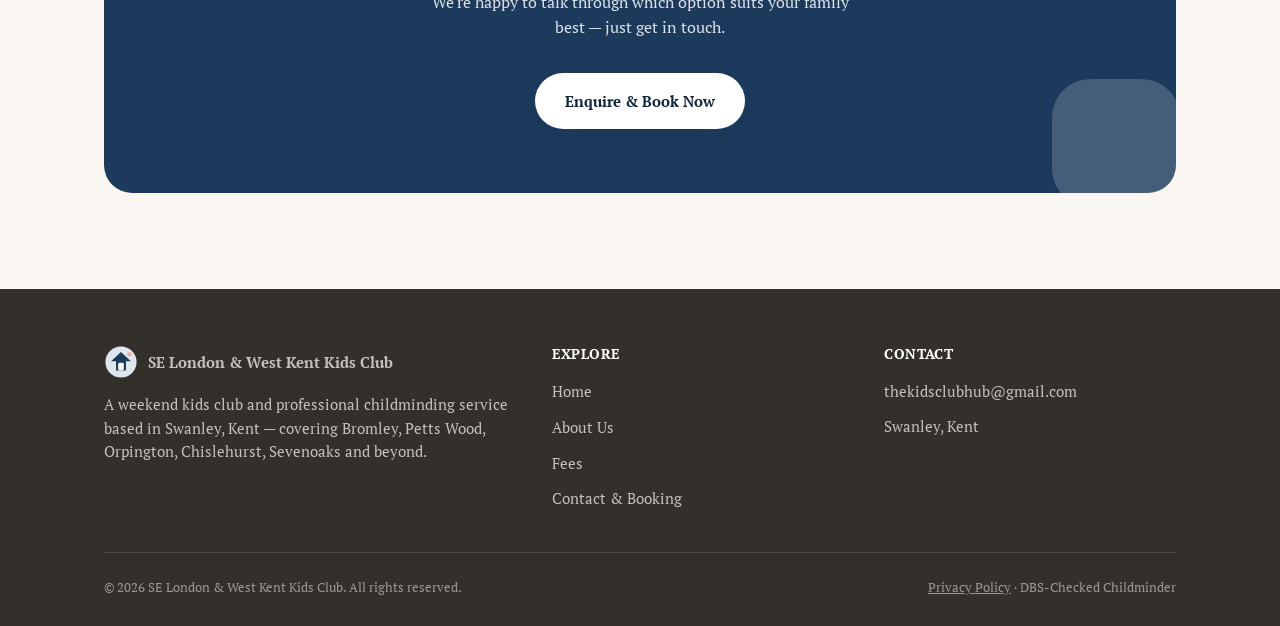
<file: fees.html>
<!DOCTYPE html>
<html lang="en-GB">
<head>
<meta charset="UTF-8" />
<meta name="viewport" content="width=device-width, initial-scale=1.0" />
<title>Fees | SE London & West Kent Kids Club</title>
<meta name="description" content="Simple, transparent pricing for SE London & West Kent Kids Club — standard day rate or flexible hourly rate, with meals included." />
<link rel="icon" href="assets/favicon.svg" type="image/svg+xml" />
<link rel="preconnect" href="https://fonts.googleapis.com" />
<link rel="preconnect" href="https://fonts.gstatic.com" crossorigin />
<link href="https://fonts.googleapis.com/css2?family=PT+Serif:wght@400;700&display=swap" rel="stylesheet" />
<link rel="stylesheet" href="css/styles.css" />
</head>
<body>

<header class="site-header">
  <nav class="nav container">
    <a href="index.html" class="brand">
      <svg class="brand-mark" viewBox="0 0 48 48" fill="none" xmlns="http://www.w3.org/2000/svg" aria-hidden="true">
        <circle cx="24" cy="24" r="22" fill="#E0E6ED"/>
        <path d="M24 10 L38 23 H31 V36 H17 V23 H10 Z" fill="#1B3A5C"/>
        <rect x="20" y="25" width="8" height="11" rx="2" fill="#FAF7F2"/>
        <circle cx="36" cy="13" r="3.2" fill="#E8B4A0"/>
      </svg>
      <span class="brand-text">SE London &amp; West Kent<small>Weekend Kids Club</small></span>
    </a>

    <ul class="nav-links">
      <li><a href="index.html">Home</a></li>
      <li><a href="about.html">About</a></li>
      <li><a href="fees.html" aria-current="page">Fees</a></li>
      <li><a href="contact.html">Contact</a></li>
      <li class="nav-cta-mobile"><a href="contact.html" class="btn btn-primary btn-block">Enquire Now</a></li>
    </ul>

    <div class="nav-cta">
      <a href="contact.html" class="btn btn-primary">Enquire Now</a>
      <button class="nav-toggle" aria-label="Toggle navigation menu" aria-expanded="false">
        <span></span>
      </button>
    </div>
  </nav>
</header>

<main>

  <section class="page-header container">
    <span class="eyebrow">Fees</span>
    <h1>Simple, transparent pricing</h1>
    <p>Choose whichever option works best for your family. Both include meals and the option of early or late care.</p>
  </section>

  <section class="section">
    <div class="container">
      <div class="pricing-grid">

        <div class="pricing-card">
          <div class="pricing-header">
            <h3>Option 1 &middot; Standard Day Rate</h3>
            <div class="price"><span class="price-amount">From £50</span><span class="price-unit">/ 10hr day</span></div>
          </div>
          <ul class="pricing-list">
            <li>
              <svg viewBox="0 0 24 24" fill="none" stroke="currentColor" stroke-width="2" stroke-linecap="round" stroke-linejoin="round" aria-hidden="true"><path d="M20 6 9 17l-5-5"/></svg>
              Standard 10-hour day: £60
            </li>
            <li>
              <svg viewBox="0 0 24 24" fill="none" stroke="currentColor" stroke-width="2" stroke-linecap="round" stroke-linejoin="round" aria-hidden="true"><path d="M20 6 9 17l-5-5"/></svg>
              3 meals included free of charge
            </li>
            <li class="pricing-subheading">Extras</li>
            <li>
              <svg viewBox="0 0 24 24" fill="none" stroke="currentColor" stroke-width="2" stroke-linecap="round" stroke-linejoin="round" aria-hidden="true"><path d="M20 6 9 17l-5-5"/></svg>
              Early drop-off (6am&ndash;8am): £10/hour
            </li>
            <li>
              <svg viewBox="0 0 24 24" fill="none" stroke="currentColor" stroke-width="2" stroke-linecap="round" stroke-linejoin="round" aria-hidden="true"><path d="M20 6 9 17l-5-5"/></svg>
              Late pickup (6pm&ndash;10pm): £10/hour
            </li>
          </ul>
          <div class="pricing-note">
            <strong>Weekend rate:</strong> £50/day when you book both Saturday &amp; Sunday across the year, or £60/day when booking only one of Saturday or Sunday.
          </div>
          <a href="contact.html" class="btn btn-secondary btn-block">Enquire about this option</a>
        </div>

        <div class="pricing-card">
          <div class="pricing-header">
            <h3>Option 2 &middot; Flexible Hourly Rate</h3>
            <div class="price"><span class="price-amount">£8</span><span class="price-unit">/ hour</span></div>
          </div>
          <ul class="pricing-list">
            <li>
              <svg viewBox="0 0 24 24" fill="none" stroke="currentColor" stroke-width="2" stroke-linecap="round" stroke-linejoin="round" aria-hidden="true"><path d="M20 6 9 17l-5-5"/></svg>
              Flexible hours, 8am&ndash;6pm: £8/hour
            </li>
            <li>
              <svg viewBox="0 0 24 24" fill="none" stroke="currentColor" stroke-width="2" stroke-linecap="round" stroke-linejoin="round" aria-hidden="true"><path d="M20 6 9 17l-5-5"/></svg>
              Meals included
            </li>
            <li class="pricing-subheading">Extras</li>
            <li>
              <svg viewBox="0 0 24 24" fill="none" stroke="currentColor" stroke-width="2" stroke-linecap="round" stroke-linejoin="round" aria-hidden="true"><path d="M20 6 9 17l-5-5"/></svg>
              Early &amp; late hours (6am&ndash;8am and 6pm&ndash;10pm): £10/hour
            </li>
            <li>
              <svg viewBox="0 0 24 24" fill="none" stroke="currentColor" stroke-width="2" stroke-linecap="round" stroke-linejoin="round" aria-hidden="true"><path d="M20 6 9 17l-5-5"/></svg>
              Bookable in advance, or last-minute if space allows
            </li>
          </ul>
          <a href="contact.html" class="btn btn-secondary btn-block">Enquire about this option</a>
        </div>

      </div>

      <div class="hours-note meals-note">
        <h3>Mealtimes</h3>
        <p>Breakfast is served at 9am, lunch at 12pm, and dinner at 4pm. Snacks are provided during any early or late hours.</p>
      </div>
    </div>
  </section>

  <!-- CTA -->
  <section class="section">
    <div class="container">
      <div class="cta-banner">
        <svg class="cta-decor one" viewBox="0 0 100 100" fill="currentColor" aria-hidden="true"><circle cx="50" cy="50" r="50"/></svg>
        <svg class="cta-decor two" viewBox="0 0 100 100" fill="currentColor" aria-hidden="true"><rect x="10" y="10" width="80" height="80" rx="24"/></svg>
        <h2>Have questions about pricing?</h2>
        <p>We're happy to talk through which option suits your family best — just get in touch.</p>
        <a href="contact.html" class="btn btn-primary">Enquire &amp; Book Now</a>
      </div>
    </div>
  </section>

</main>

<footer class="site-footer">
  <div class="container">
    <div class="footer-grid">
      <div class="footer-col">
        <a href="index.html" class="footer-brand">
          <svg class="brand-mark" viewBox="0 0 48 48" fill="none" xmlns="http://www.w3.org/2000/svg" aria-hidden="true">
            <circle cx="24" cy="24" r="22" fill="#E0E6ED"/>
            <path d="M24 10 L38 23 H31 V36 H17 V23 H10 Z" fill="#1B3A5C"/>
            <rect x="20" y="25" width="8" height="11" rx="2" fill="#FAF7F2"/>
            <circle cx="36" cy="13" r="3.2" fill="#E8B4A0"/>
          </svg>
          SE London &amp; West Kent Kids Club
        </a>
        <p>A weekend kids club and professional childminding service based in Swanley, Kent — covering Bromley, Petts Wood, Orpington, Chislehurst, Sevenoaks and beyond.</p>
      </div>

      <div class="footer-col">
        <h4>Explore</h4>
        <ul>
          <li><a href="index.html">Home</a></li>
          <li><a href="about.html">About Us</a></li>
          <li><a href="fees.html">Fees</a></li>
          <li><a href="contact.html">Contact &amp; Booking</a></li>
        </ul>
      </div>

      <div class="footer-col">
        <h4>Contact</h4>
        <ul>
          <li><a href="mailto:thekidsclubhub@gmail.com">thekidsclubhub@gmail.com</a></li>
          <li><p>Swanley, Kent</p></li>
        </ul>
      </div>
    </div>

    <div class="footer-bottom">
      <span>&copy; <span id="current-year"></span> SE London &amp; West Kent Kids Club. All rights reserved.</span>
      <span><a href="privacy.html">Privacy Policy</a> &middot; DBS-Checked Childminder</span>
    </div>
  </div>
</footer>

<script src="js/main.js"></script>
</body>
</html>
</file>
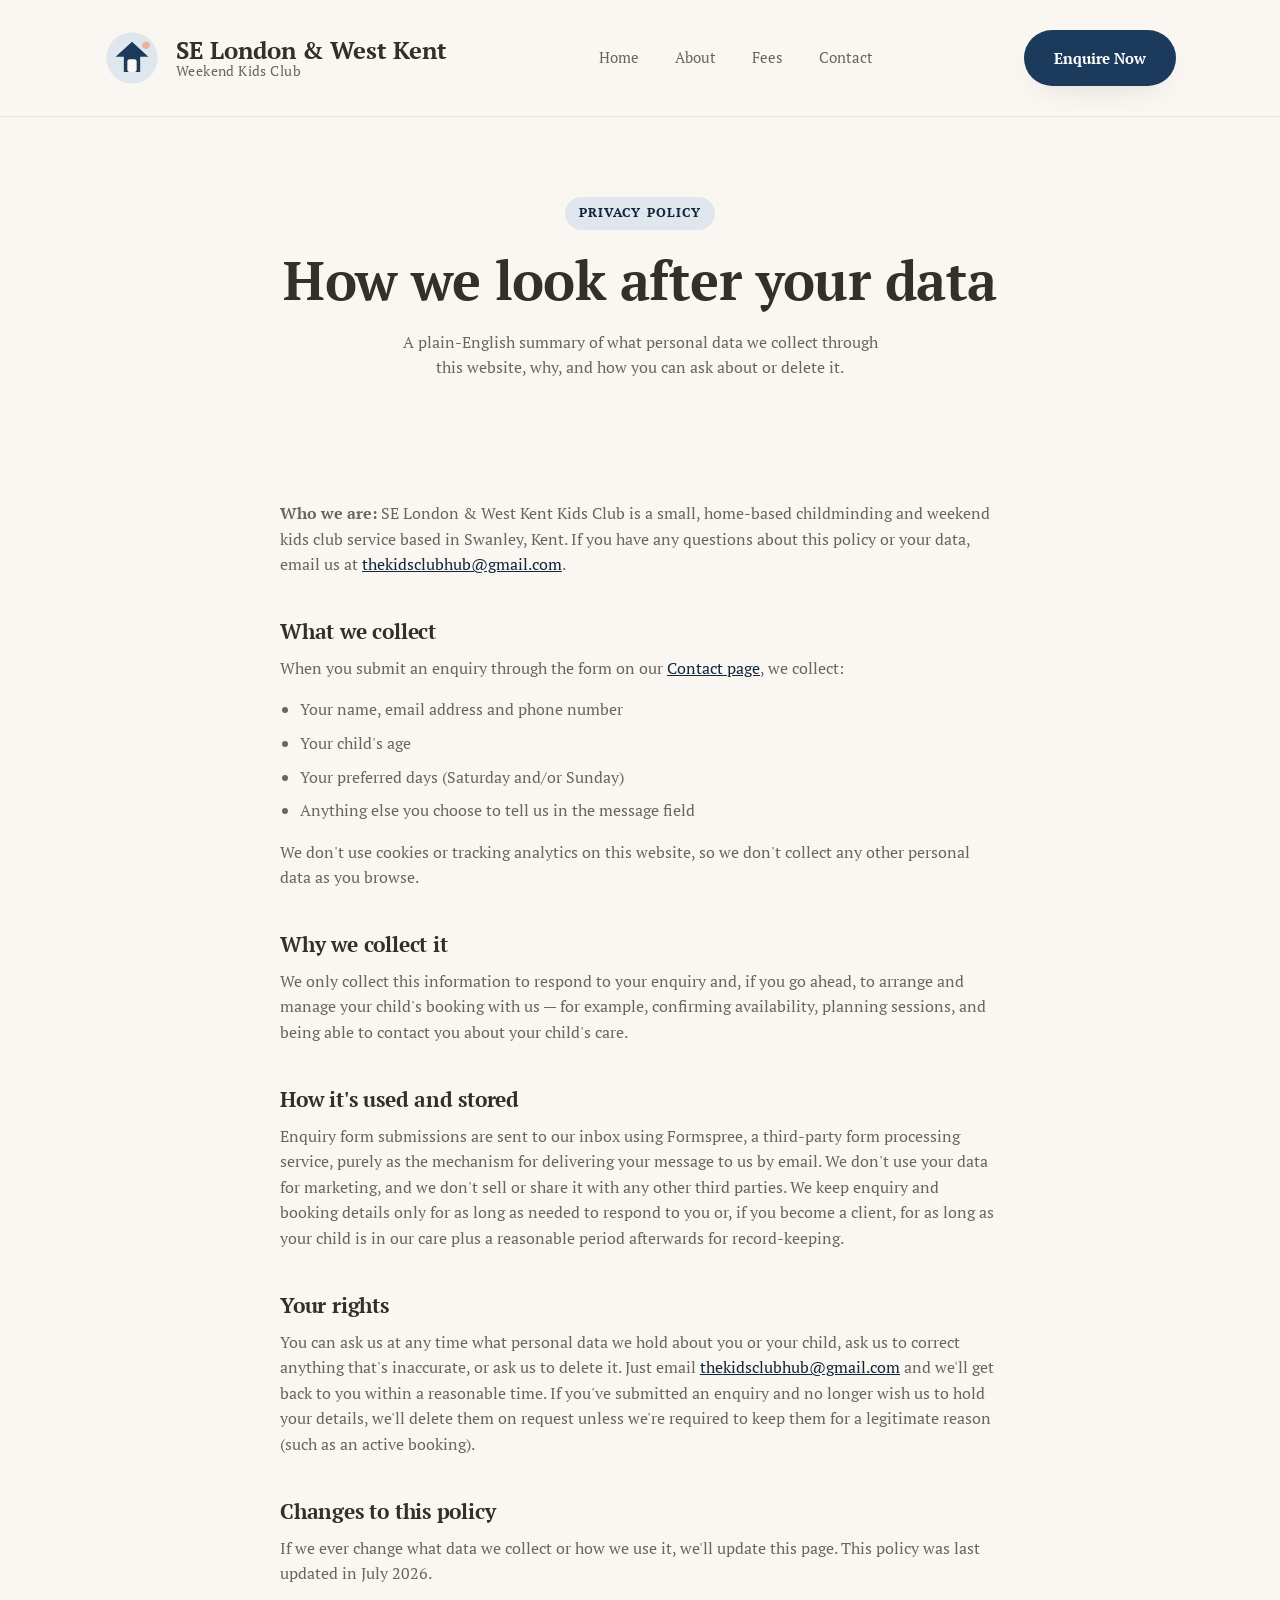
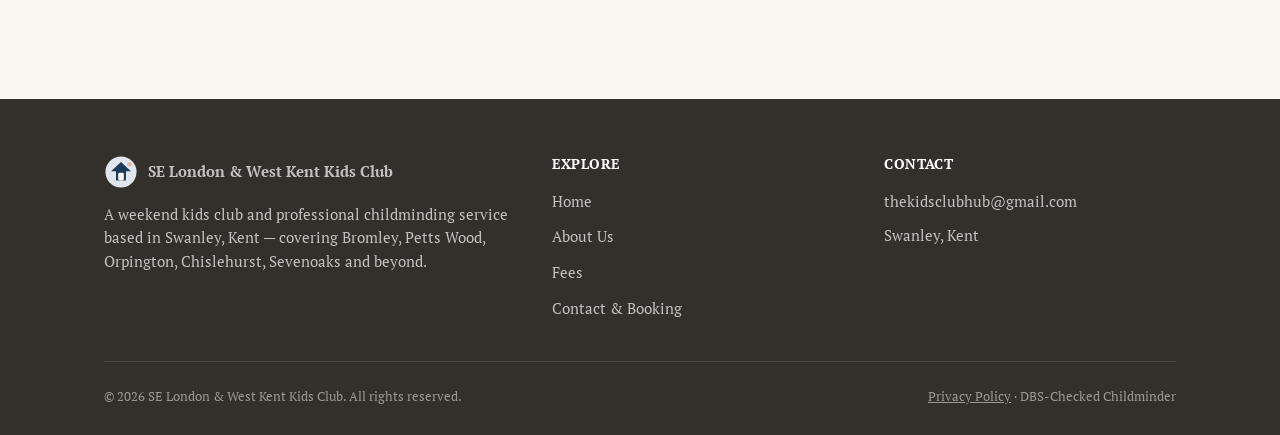
<file: privacy.html>
<!DOCTYPE html>
<html lang="en-GB">
<head>
<meta charset="UTF-8" />
<meta name="viewport" content="width=device-width, initial-scale=1.0" />
<title>Privacy Policy | SE London & West Kent Kids Club</title>
<meta name="description" content="How SE London & West Kent Kids Club collects, uses and protects the personal data submitted through our enquiry form." />
<link rel="icon" href="assets/favicon.svg" type="image/svg+xml" />
<link rel="preconnect" href="https://fonts.googleapis.com" />
<link rel="preconnect" href="https://fonts.gstatic.com" crossorigin />
<link href="https://fonts.googleapis.com/css2?family=PT+Serif:wght@400;700&display=swap" rel="stylesheet" />
<link rel="stylesheet" href="css/styles.css" />
</head>
<body>

<header class="site-header">
  <nav class="nav container">
    <a href="index.html" class="brand">
      <svg class="brand-mark" viewBox="0 0 48 48" fill="none" xmlns="http://www.w3.org/2000/svg" aria-hidden="true">
        <circle cx="24" cy="24" r="22" fill="#E0E6ED"/>
        <path d="M24 10 L38 23 H31 V36 H17 V23 H10 Z" fill="#1B3A5C"/>
        <rect x="20" y="25" width="8" height="11" rx="2" fill="#FAF7F2"/>
        <circle cx="36" cy="13" r="3.2" fill="#E8B4A0"/>
      </svg>
      <span class="brand-text">SE London &amp; West Kent<small>Weekend Kids Club</small></span>
    </a>

    <ul class="nav-links">
      <li><a href="index.html">Home</a></li>
      <li><a href="about.html">About</a></li>
      <li><a href="fees.html">Fees</a></li>
      <li><a href="contact.html">Contact</a></li>
      <li class="nav-cta-mobile"><a href="contact.html" class="btn btn-primary btn-block">Enquire Now</a></li>
    </ul>

    <div class="nav-cta">
      <a href="contact.html" class="btn btn-primary">Enquire Now</a>
      <button class="nav-toggle" aria-label="Toggle navigation menu" aria-expanded="false">
        <span></span>
      </button>
    </div>
  </nav>
</header>

<main>

  <section class="page-header container">
    <span class="eyebrow">Privacy policy</span>
    <h1>How we look after your data</h1>
    <p>A plain-English summary of what personal data we collect through this website, why, and how you can ask about or delete it.</p>
  </section>

  <section class="section">
    <div class="container">
      <div class="policy-content">
        <p><strong>Who we are:</strong> SE London &amp; West Kent Kids Club is a small, home-based childminding and weekend kids club service based in Swanley, Kent. If you have any questions about this policy or your data, email us at <a href="mailto:thekidsclubhub@gmail.com">thekidsclubhub@gmail.com</a>.</p>

        <h2>What we collect</h2>
        <p>When you submit an enquiry through the form on our <a href="contact.html">Contact page</a>, we collect:</p>
        <ul>
          <li>Your name, email address and phone number</li>
          <li>Your child's age</li>
          <li>Your preferred days (Saturday and/or Sunday)</li>
          <li>Anything else you choose to tell us in the message field</li>
        </ul>
        <p>We don't use cookies or tracking analytics on this website, so we don't collect any other personal data as you browse.</p>

        <h2>Why we collect it</h2>
        <p>We only collect this information to respond to your enquiry and, if you go ahead, to arrange and manage your child's booking with us — for example, confirming availability, planning sessions, and being able to contact you about your child's care.</p>

        <h2>How it's used and stored</h2>
        <p>Enquiry form submissions are sent to our inbox using Formspree, a third-party form processing service, purely as the mechanism for delivering your message to us by email. We don't use your data for marketing, and we don't sell or share it with any other third parties. We keep enquiry and booking details only for as long as needed to respond to you or, if you become a client, for as long as your child is in our care plus a reasonable period afterwards for record-keeping.</p>

        <h2>Your rights</h2>
        <p>You can ask us at any time what personal data we hold about you or your child, ask us to correct anything that's inaccurate, or ask us to delete it. Just email <a href="mailto:thekidsclubhub@gmail.com">thekidsclubhub@gmail.com</a> and we'll get back to you within a reasonable time. If you've submitted an enquiry and no longer wish us to hold your details, we'll delete them on request unless we're required to keep them for a legitimate reason (such as an active booking).</p>

        <h2>Changes to this policy</h2>
        <p>If we ever change what data we collect or how we use it, we'll update this page. This policy was last updated in July 2026.</p>
      </div>
    </div>
  </section>

</main>

<footer class="site-footer">
  <div class="container">
    <div class="footer-grid">
      <div class="footer-col">
        <a href="index.html" class="footer-brand">
          <svg class="brand-mark" viewBox="0 0 48 48" fill="none" xmlns="http://www.w3.org/2000/svg" aria-hidden="true">
            <circle cx="24" cy="24" r="22" fill="#E0E6ED"/>
            <path d="M24 10 L38 23 H31 V36 H17 V23 H10 Z" fill="#1B3A5C"/>
            <rect x="20" y="25" width="8" height="11" rx="2" fill="#FAF7F2"/>
            <circle cx="36" cy="13" r="3.2" fill="#E8B4A0"/>
          </svg>
          SE London &amp; West Kent Kids Club
        </a>
        <p>A weekend kids club and professional childminding service based in Swanley, Kent — covering Bromley, Petts Wood, Orpington, Chislehurst, Sevenoaks and beyond.</p>
      </div>

      <div class="footer-col">
        <h4>Explore</h4>
        <ul>
          <li><a href="index.html">Home</a></li>
          <li><a href="about.html">About Us</a></li>
          <li><a href="fees.html">Fees</a></li>
          <li><a href="contact.html">Contact &amp; Booking</a></li>
        </ul>
      </div>

      <div class="footer-col">
        <h4>Contact</h4>
        <ul>
          <li><a href="mailto:thekidsclubhub@gmail.com">thekidsclubhub@gmail.com</a></li>
          <li><p>Swanley, Kent</p></li>
        </ul>
      </div>
    </div>

    <div class="footer-bottom">
      <span>&copy; <span id="current-year"></span> SE London &amp; West Kent Kids Club. All rights reserved.</span>
      <span><a href="privacy.html">Privacy Policy</a> &middot; DBS-Checked Childminder</span>
    </div>
  </div>
</footer>

<script src="js/main.js"></script>
</body>
</html>
</file>
<file: css/styles.css>
/* ==========================================================================
   SE London & West Kent Kids Club — stylesheet
   Soft neutral palette, generous whitespace, subtle playful accents.
   ========================================================================== */

:root {
  /* Palette */
  --color-bg: #faf7f2;
  --color-bg-alt: #f1ece3;
  --color-bg-card: #ffffff;
  --color-primary: #1b3a5c;
  --color-primary-dark: #11263d;
  --color-primary-light: #e0e6ed;
  --color-accent: #e8b4a0;
  --color-accent-dark: #d99a83;
  --color-accent-light: #f7e6de;
  --color-text: #33302b;
  --color-text-muted: #6b665d;
  --color-border: #e6e0d6;
  --color-white: #ffffff;

  /* Type */
  --font-base: "PT Serif", Georgia, "Times New Roman", serif;

  /* Layout */
  --max-width: 1120px;
  --radius-sm: 10px;
  --radius-md: 18px;
  --radius-lg: 28px;
  --shadow-soft: 0 12px 30px -18px rgba(51, 48, 43, 0.25);
  --shadow-card: 0 8px 24px -12px rgba(51, 48, 43, 0.15);
}

/* ---------- Reset ---------- */
* {
  margin: 0;
  padding: 0;
  box-sizing: border-box;
}

html {
  scroll-behavior: smooth;
}

body {
  font-family: var(--font-base);
  color: var(--color-text);
  background: var(--color-bg);
  line-height: 1.6;
  -webkit-font-smoothing: antialiased;
}

img,
svg {
  display: block;
  max-width: 100%;
}

a {
  color: inherit;
  text-decoration: none;
}

ul {
  list-style: none;
}

button {
  font-family: inherit;
  cursor: pointer;
}

h1,
h2,
h3,
h4 {
  font-weight: 600;
  line-height: 1.25;
  letter-spacing: -0.01em;
}

h1 {
  font-size: clamp(2.2rem, 4vw + 1rem, 3.4rem);
}

h2 {
  font-size: clamp(1.7rem, 2vw + 1rem, 2.4rem);
}

h3 {
  font-size: 1.25rem;
}

p {
  color: var(--color-text-muted);
}

.container {
  width: 100%;
  max-width: var(--max-width);
  margin-inline: auto;
  padding-inline: 24px;
}

.section {
  padding-block: clamp(56px, 8vw, 96px);
}

.section-bg-alt {
  background: var(--color-bg-alt);
}

.section-header {
  max-width: 640px;
  margin-bottom: 48px;
}

.section-header.center {
  margin-inline: auto;
  text-align: center;
}

.eyebrow {
  display: inline-block;
  font-size: 0.8rem;
  font-weight: 600;
  letter-spacing: 0.08em;
  text-transform: uppercase;
  color: var(--color-primary-dark);
  background: var(--color-primary-light);
  padding: 6px 14px;
  border-radius: 999px;
  margin-bottom: 16px;
}

.section-header h2 {
  margin-bottom: 14px;
}

/* ---------- Buttons ---------- */
.btn {
  display: inline-flex;
  align-items: center;
  justify-content: center;
  gap: 8px;
  padding: 14px 28px;
  border-radius: 999px;
  font-weight: 600;
  font-size: 0.95rem;
  border: 2px solid transparent;
  transition: transform 0.15s ease, box-shadow 0.15s ease, background 0.15s ease, color 0.15s ease;
  white-space: nowrap;
}

.btn-primary {
  background: var(--color-primary);
  color: var(--color-white);
  box-shadow: var(--shadow-soft);
}

.btn-primary:hover {
  background: var(--color-primary-dark);
  transform: translateY(-2px);
}

.btn-secondary {
  background: transparent;
  border-color: var(--color-border);
  color: var(--color-text);
}

.btn-secondary:hover {
  border-color: var(--color-primary);
  color: var(--color-primary-dark);
  transform: translateY(-2px);
}

.btn-block {
  width: 100%;
}

/* ---------- Header / Nav ---------- */
.site-header {
  position: sticky;
  top: 0;
  z-index: 50;
  background: rgba(250, 247, 242, 0.9);
  backdrop-filter: blur(10px);
  border-bottom: 1px solid var(--color-border);
}

.nav {
  display: flex;
  align-items: center;
  justify-content: space-between;
  padding-block: 30px;
}

.brand {
  display: flex;
  align-items: center;
  gap: 16px;
  font-weight: 700;
  font-size: 1.5rem;
  color: var(--color-text);
}

.brand-mark {
  width: 56px;
  height: 56px;
  flex-shrink: 0;
}

.brand-text {
  line-height: 1.15;
  font-weight: 700;
}

.brand-text small {
  display: block;
  font-weight: 500;
  font-size: 0.85rem;
  color: var(--color-text-muted);
  letter-spacing: 0.03em;
}

.nav-links {
  display: flex;
  align-items: center;
  gap: 36px;
}

.nav-links a {
  font-weight: 500;
  font-size: 0.95rem;
  color: var(--color-text-muted);
  position: relative;
  padding-block: 4px;
  transition: color 0.15s ease;
}

.nav-links a:hover,
.nav-links a[aria-current="page"] {
  color: var(--color-primary-dark);
}

.nav-links a[aria-current="page"]::after {
  content: "";
  position: absolute;
  left: 0;
  right: 0;
  bottom: -6px;
  height: 2px;
  background: var(--color-primary);
  border-radius: 2px;
}

.nav-cta {
  display: flex;
  align-items: center;
  gap: 20px;
}

.nav-cta-mobile {
  display: none;
}

.nav-toggle {
  display: none;
  background: none;
  border: none;
  width: 40px;
  height: 40px;
  align-items: center;
  justify-content: center;
}

.nav-toggle span,
.nav-toggle span::before,
.nav-toggle span::after {
  content: "";
  display: block;
  width: 22px;
  height: 2px;
  background: var(--color-text);
  position: relative;
  transition: transform 0.2s ease, opacity 0.2s ease;
}

.nav-toggle span::before {
  position: absolute;
  top: -7px;
}

.nav-toggle span::after {
  position: absolute;
  top: 7px;
}

.nav-open .nav-toggle span {
  background: transparent;
}

.nav-open .nav-toggle span::before {
  transform: rotate(45deg);
  top: 0;
}

.nav-open .nav-toggle span::after {
  transform: rotate(-45deg);
  top: 0;
}

/* ---------- Hero ---------- */
.hero {
  position: relative;
  overflow: hidden;
  padding-block: clamp(56px, 9vw, 110px);
}

.hero-grid {
  display: grid;
  grid-template-columns: 1.1fr 0.9fr;
  gap: 48px;
  align-items: center;
}

.hero-copy .eyebrow {
  background: var(--color-accent-light);
  color: var(--color-accent-dark);
}

.eyebrow-link {
  cursor: pointer;
  transition: background 0.15s ease, color 0.15s ease, transform 0.15s ease;
}

.eyebrow-link:hover {
  background: var(--color-accent-dark);
  color: var(--color-white);
  transform: translateY(-1px);
}

.hero-copy p {
  margin-block: 20px 32px;
  font-size: 1.08rem;
  max-width: 46ch;
}

.hero-actions {
  display: flex;
  flex-wrap: wrap;
  gap: 16px;
}

.hero-art {
  position: relative;
  display: flex;
  align-items: center;
  justify-content: center;
}

.hero-art .blob {
  position: absolute;
  inset: 0;
  z-index: 0;
}

.hero-art .illustration {
  position: relative;
  z-index: 1;
  width: 100%;
  max-width: 380px;
}

.hero-stats {
  display: flex;
  gap: 32px;
  margin-top: 40px;
  flex-wrap: wrap;
}

.hero-stat strong {
  display: block;
  font-size: 1.6rem;
  color: var(--color-primary-dark);
}

.hero-stat span {
  font-size: 0.85rem;
  color: var(--color-text-muted);
}

/* ---------- Feature / info cards ---------- */
.card-grid {
  display: grid;
  grid-template-columns: repeat(3, 1fr);
  gap: 28px;
}

.card {
  background: var(--color-bg-card);
  border: 1px solid var(--color-border);
  border-radius: var(--radius-md);
  padding: 32px 28px;
  box-shadow: var(--shadow-card);
  transition: transform 0.2s ease, box-shadow 0.2s ease;
}

.card:hover {
  transform: translateY(-4px);
  box-shadow: 0 16px 30px -16px rgba(51, 48, 43, 0.22);
}

.card-icon {
  width: 52px;
  height: 52px;
  display: flex;
  align-items: center;
  justify-content: center;
  border-radius: 14px;
  background: var(--color-primary-light);
  color: var(--color-primary-dark);
  margin-bottom: 20px;
}

.card-icon.accent {
  background: var(--color-accent-light);
  color: var(--color-accent-dark);
}

.card h3 {
  margin-bottom: 10px;
}

/* ---------- Hours ---------- */
.hours-panel {
  display: grid;
  grid-template-columns: 1fr 1fr;
  gap: 40px;
  background: var(--color-bg-card);
  border: 1px solid var(--color-border);
  border-radius: var(--radius-lg);
  padding: clamp(28px, 4vw, 48px);
  box-shadow: var(--shadow-card);
  align-items: center;
}

.hours-list {
  display: flex;
  flex-direction: column;
  gap: 4px;
}

.hours-list-days {
  font-weight: 700;
  font-size: 1.15rem;
  color: var(--color-primary-dark);
  margin-bottom: 12px;
}

.hours-row {
  display: flex;
  justify-content: space-between;
  padding-block: 12px;
  border-bottom: 1px solid var(--color-border);
  font-size: 0.98rem;
}

.hours-row:last-child {
  border-bottom: none;
}

.hours-row span:first-child {
  font-weight: 600;
}

.hours-row span:last-child {
  color: var(--color-text-muted);
}

.hours-note {
  background: var(--color-bg-alt);
  border-radius: var(--radius-md);
  padding: 28px;
}

.hours-note h3 {
  margin-bottom: 12px;
}

.hours-note ul {
  display: flex;
  flex-direction: column;
  gap: 10px;
  margin-top: 16px;
}

.hours-note li {
  display: flex;
  gap: 10px;
  align-items: flex-start;
  color: var(--color-text-muted);
  font-size: 0.95rem;
}

.hours-note li svg {
  flex-shrink: 0;
  width: 18px;
  height: 18px;
  margin-top: 3px;
  color: var(--color-primary);
}

/* ---------- CTA banner ---------- */
.cta-banner {
  position: relative;
  overflow: hidden;
  background: var(--color-primary);
  border-radius: var(--radius-lg);
  padding: clamp(40px, 6vw, 64px);
  text-align: center;
  color: var(--color-white);
}

.cta-banner h2 {
  color: var(--color-white);
  margin-bottom: 14px;
}

.cta-banner p {
  color: rgba(255, 255, 255, 0.85);
  max-width: 50ch;
  margin-inline: auto;
  margin-bottom: 32px;
}

.cta-banner .btn-primary {
  background: var(--color-white);
  color: var(--color-primary-dark);
}

.cta-banner .btn-primary:hover {
  background: var(--color-accent-light);
}

.cta-decor {
  position: absolute;
  opacity: 0.18;
  color: var(--color-white);
}

.cta-decor.one {
  top: -30px;
  left: -20px;
  width: 140px;
}

.cta-decor.two {
  bottom: -30px;
  right: -20px;
  width: 160px;
}

/* ---------- Values / approach list ---------- */
.value-grid {
  display: grid;
  grid-template-columns: repeat(2, 1fr);
  gap: 24px;
}

.value-item {
  display: flex;
  gap: 18px;
  padding: 24px;
  border-radius: var(--radius-md);
  background: var(--color-bg-card);
  border: 1px solid var(--color-border);
}

.value-icon {
  width: 46px;
  height: 46px;
  border-radius: 12px;
  background: var(--color-accent-light);
  color: var(--color-accent-dark);
  display: flex;
  align-items: center;
  justify-content: center;
  flex-shrink: 0;
}

.value-item h3 {
  margin-bottom: 6px;
  font-size: 1.1rem;
}

.value-item p {
  font-size: 0.95rem;
}

/* ---------- Safety checklist ---------- */
.safety-panel {
  display: grid;
  grid-template-columns: 0.9fr 1.1fr;
  gap: 48px;
  align-items: center;
}

.checklist {
  display: flex;
  flex-direction: column;
  gap: 18px;
}

.checklist-item {
  display: flex;
  gap: 14px;
  align-items: flex-start;
  background: var(--color-bg-card);
  border: 1px solid var(--color-border);
  border-radius: var(--radius-sm);
  padding: 18px 20px;
}

.checklist-item svg {
  width: 22px;
  height: 22px;
  flex-shrink: 0;
  color: var(--color-primary);
  margin-top: 2px;
}

.checklist-item h4 {
  font-size: 1rem;
  margin-bottom: 4px;
}

.checklist-item p {
  font-size: 0.92rem;
  margin: 0;
}

/* ---------- Pricing (Fees page) ---------- */
.pricing-grid {
  display: grid;
  grid-template-columns: repeat(2, 1fr);
  gap: 28px;
  margin-bottom: 40px;
}

.pricing-card {
  display: flex;
  flex-direction: column;
  background: var(--color-bg-card);
  border: 1px solid var(--color-border);
  border-radius: var(--radius-lg);
  padding: clamp(28px, 3vw, 36px);
  box-shadow: var(--shadow-card);
}

.pricing-header h3 {
  margin-bottom: 14px;
}

.price {
  display: flex;
  align-items: baseline;
  gap: 8px;
  margin-bottom: 24px;
}

.price-amount {
  font-size: 2.6rem;
  font-weight: 700;
  color: var(--color-primary-dark);
  letter-spacing: -0.02em;
}

.price-unit {
  color: var(--color-text-muted);
  font-size: 0.95rem;
}

.pricing-list {
  display: flex;
  flex-direction: column;
  gap: 14px;
  margin-bottom: 24px;
}

.pricing-list li {
  display: flex;
  gap: 10px;
  align-items: flex-start;
  color: var(--color-text-muted);
  font-size: 0.95rem;
}

.pricing-list li svg {
  flex-shrink: 0;
  width: 18px;
  height: 18px;
  margin-top: 3px;
  color: var(--color-primary);
}

.pricing-list li.pricing-subheading {
  font-weight: 700;
  font-size: 0.8rem;
  letter-spacing: 0.06em;
  text-transform: uppercase;
  color: var(--color-primary-dark);
  margin-top: 4px;
}

.pricing-note {
  background: var(--color-accent-light);
  color: var(--color-text);
  border-radius: var(--radius-sm);
  padding: 16px 18px;
  font-size: 0.9rem;
  margin-bottom: 24px;
}

.pricing-note strong {
  color: var(--color-accent-dark);
}

.meals-note {
  max-width: 720px;
  margin-inline: auto;
}

.pricing-card > .btn {
  margin-top: auto;
}

/* ---------- Contact page ---------- */
.contact-grid {
  display: grid;
  grid-template-columns: 0.85fr 1.15fr;
  gap: 48px;
  align-items: start;
}

.contact-info-list {
  display: flex;
  flex-direction: column;
  gap: 22px;
  margin-top: 28px;
}

.contact-info-item {
  display: flex;
  gap: 16px;
  align-items: flex-start;
}

.contact-info-icon {
  width: 44px;
  height: 44px;
  border-radius: 12px;
  background: var(--color-primary-light);
  color: var(--color-primary-dark);
  display: flex;
  align-items: center;
  justify-content: center;
  flex-shrink: 0;
}

.contact-info-item h4 {
  font-size: 0.95rem;
  margin-bottom: 2px;
}

.contact-info-item p,
.contact-info-item a {
  font-size: 0.95rem;
}

.contact-info-item a:hover {
  color: var(--color-primary-dark);
}

.map-placeholder {
  margin-top: 32px;
  border-radius: var(--radius-md);
  background: var(--color-bg-alt);
  border: 1px solid var(--color-border);
  padding: 32px;
  text-align: center;
  color: var(--color-text-muted);
  font-size: 0.9rem;
}

.map-placeholder svg {
  margin-inline: auto;
  margin-bottom: 12px;
  width: 40px;
  height: 40px;
  color: var(--color-primary);
}

/* ---------- Form ---------- */
.form-card {
  background: var(--color-bg-card);
  border: 1px solid var(--color-border);
  border-radius: var(--radius-lg);
  padding: clamp(28px, 4vw, 44px);
  box-shadow: var(--shadow-card);
}

.form-row {
  display: grid;
  grid-template-columns: 1fr 1fr;
  gap: 20px;
}

.form-group {
  margin-bottom: 20px;
}

.form-group label {
  display: block;
  font-weight: 600;
  font-size: 0.9rem;
  margin-bottom: 8px;
}

.form-group .hint {
  font-weight: 400;
  color: var(--color-text-muted);
  font-size: 0.82rem;
}

.form-group input[type="text"],
.form-group input[type="email"],
.form-group input[type="tel"],
.form-group input[type="number"],
.form-group select,
.form-group textarea {
  width: 100%;
  padding: 13px 16px;
  border: 1.5px solid var(--color-border);
  border-radius: var(--radius-sm);
  font-family: inherit;
  font-size: 0.96rem;
  background: var(--color-bg);
  color: var(--color-text);
  transition: border-color 0.15s ease, box-shadow 0.15s ease;
}

.form-group input:focus,
.form-group select:focus,
.form-group textarea:focus {
  outline: none;
  border-color: var(--color-primary);
  box-shadow: 0 0 0 4px var(--color-primary-light);
}

.form-group textarea {
  resize: vertical;
  min-height: 110px;
}

.days-group {
  display: flex;
  flex-wrap: wrap;
  gap: 10px;
}

.day-checkbox {
  position: relative;
}

.day-checkbox input {
  position: absolute;
  opacity: 0;
  width: 100%;
  height: 100%;
  cursor: pointer;
  margin: 0;
}

.day-checkbox span {
  display: inline-flex;
  align-items: center;
  justify-content: center;
  min-width: 68px;
  padding: 10px 14px;
  border-radius: 999px;
  border: 1.5px solid var(--color-border);
  font-size: 0.88rem;
  font-weight: 600;
  color: var(--color-text-muted);
  transition: all 0.15s ease;
}

.day-checkbox input:checked + span {
  background: var(--color-primary);
  border-color: var(--color-primary);
  color: var(--color-white);
}

.day-checkbox input:focus-visible + span {
  box-shadow: 0 0 0 4px var(--color-primary-light);
}

.form-note {
  font-size: 0.82rem;
  color: var(--color-text-muted);
  margin-top: 14px;
  text-align: center;
}

.form-success {
  display: none;
  align-items: flex-start;
  gap: 14px;
  background: var(--color-primary-light);
  border: 1px solid var(--color-primary);
  border-radius: var(--radius-md);
  padding: 20px 22px;
  margin-bottom: 24px;
}

.form-success.visible {
  display: flex;
}

.form-success svg {
  width: 24px;
  height: 24px;
  color: var(--color-primary-dark);
  flex-shrink: 0;
  margin-top: 2px;
}

.form-success h4 {
  margin-bottom: 4px;
  color: var(--color-primary-dark);
}

.form-success p {
  font-size: 0.92rem;
  margin: 0;
}

.form-error {
  display: none;
  align-items: flex-start;
  gap: 14px;
  background: #fbeeea;
  border: 1px solid #b3543f;
  border-radius: var(--radius-md);
  padding: 20px 22px;
  margin-bottom: 24px;
}

.form-error.visible {
  display: flex;
}

.form-error svg {
  width: 24px;
  height: 24px;
  color: #b3543f;
  flex-shrink: 0;
  margin-top: 2px;
}

.form-error h4 {
  margin-bottom: 4px;
  color: #b3543f;
}

.form-error p {
  font-size: 0.92rem;
  margin: 0;
}

.form-error a {
  text-decoration: underline;
}

.field-error {
  display: none;
  color: #b3543f;
  font-size: 0.8rem;
  margin-top: 6px;
}

.form-group.error input,
.form-group.error select {
  border-color: #b3543f;
}

.form-group.error .field-error {
  display: block;
}

/* ---------- Page header (About / Contact) ---------- */
.page-header {
  padding-block: clamp(48px, 7vw, 80px) 24px;
  text-align: center;
}

.page-header .eyebrow {
  margin-inline: auto;
}

.page-header p {
  max-width: 56ch;
  margin-inline: auto;
  margin-top: 16px;
}

/* ---------- Policy content (Privacy) ---------- */
.policy-content {
  max-width: 720px;
  margin-inline: auto;
}

.policy-content h2 {
  font-size: 1.3rem;
  margin-top: 40px;
  margin-bottom: 12px;
}

.policy-content p {
  margin-bottom: 16px;
}

.policy-content ul {
  margin: 0 0 16px;
  padding-left: 20px;
  display: flex;
  flex-direction: column;
  gap: 8px;
}

.policy-content li {
  list-style: disc;
  color: var(--color-text-muted);
}

.policy-content a {
  color: var(--color-primary-dark);
  text-decoration: underline;
}

/* ---------- Footer ---------- */
.site-footer {
  background: var(--color-text);
  color: rgba(255, 255, 255, 0.75);
  padding-block: 56px 28px;
}

.footer-grid {
  display: grid;
  grid-template-columns: 1.4fr 1fr 1fr;
  gap: 40px;
  margin-bottom: 40px;
}

.footer-brand {
  display: flex;
  align-items: center;
  gap: 10px;
  color: var(--color-white);
  font-weight: 700;
  margin-bottom: 14px;
}

.footer-brand .brand-mark {
  width: 34px;
  height: 34px;
}

.footer-col h4 {
  color: var(--color-white);
  font-size: 0.9rem;
  margin-bottom: 16px;
  letter-spacing: 0.03em;
  text-transform: uppercase;
}

.footer-col ul {
  display: flex;
  flex-direction: column;
  gap: 10px;
}

.footer-col a,
.footer-col p {
  font-size: 0.92rem;
  color: rgba(255, 255, 255, 0.7);
}

.footer-col a:hover {
  color: var(--color-white);
}

.footer-bottom {
  border-top: 1px solid rgba(255, 255, 255, 0.12);
  padding-top: 24px;
  display: flex;
  justify-content: space-between;
  flex-wrap: wrap;
  gap: 12px;
  font-size: 0.82rem;
  color: rgba(255, 255, 255, 0.5);
}

.footer-bottom a {
  color: rgba(255, 255, 255, 0.5);
  text-decoration: underline;
}

.footer-bottom a:hover {
  color: var(--color-white);
}

/* ---------- Responsive ---------- */
@media (max-width: 900px) {
  .hero-grid,
  .safety-panel,
  .contact-grid {
    grid-template-columns: 1fr;
  }

  .hero-art {
    order: -1;
  }

  .card-grid {
    grid-template-columns: repeat(2, 1fr);
  }

  .value-grid {
    grid-template-columns: 1fr;
  }

  .hours-panel {
    grid-template-columns: 1fr;
  }

  .footer-grid {
    grid-template-columns: 1fr 1fr;
  }
}

@media (max-width: 700px) {
  .nav-links,
  .nav-cta .btn {
    display: none;
  }

  .nav-open .nav-links {
    display: flex;
    position: absolute;
    top: 100%;
    left: 0;
    right: 0;
    background: var(--color-bg);
    flex-direction: column;
    align-items: flex-start;
    gap: 4px;
    padding: 20px 24px 28px;
    border-bottom: 1px solid var(--color-border);
  }

  .nav-open .nav-links a {
    width: 100%;
    padding-block: 12px;
  }

  .nav-cta-mobile {
    display: block;
    margin-top: 8px;
  }

  .nav-toggle {
    display: flex;
  }

  .card-grid,
  .pricing-grid {
    grid-template-columns: 1fr;
  }

  .form-row {
    grid-template-columns: 1fr;
  }

  .footer-grid {
    grid-template-columns: 1fr;
  }

  .hero-stats {
    gap: 24px;
  }
}
</file>
